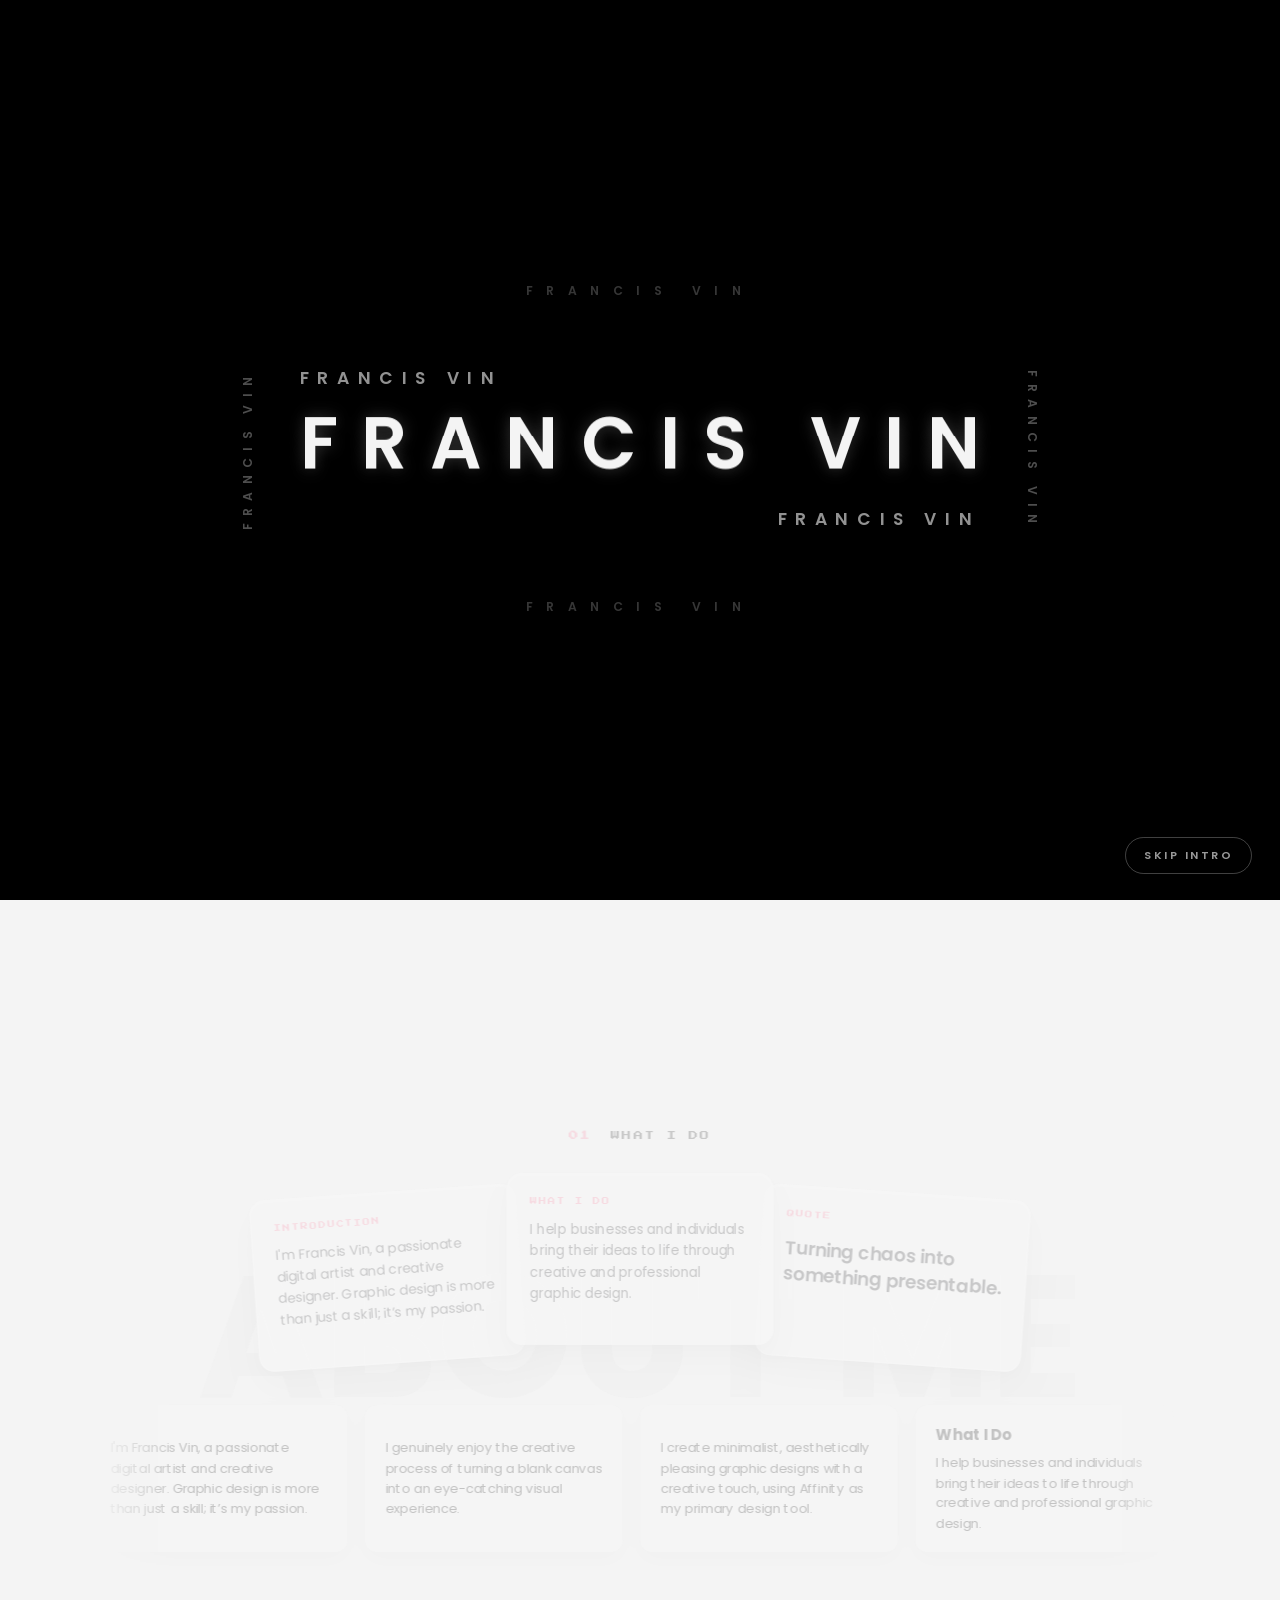
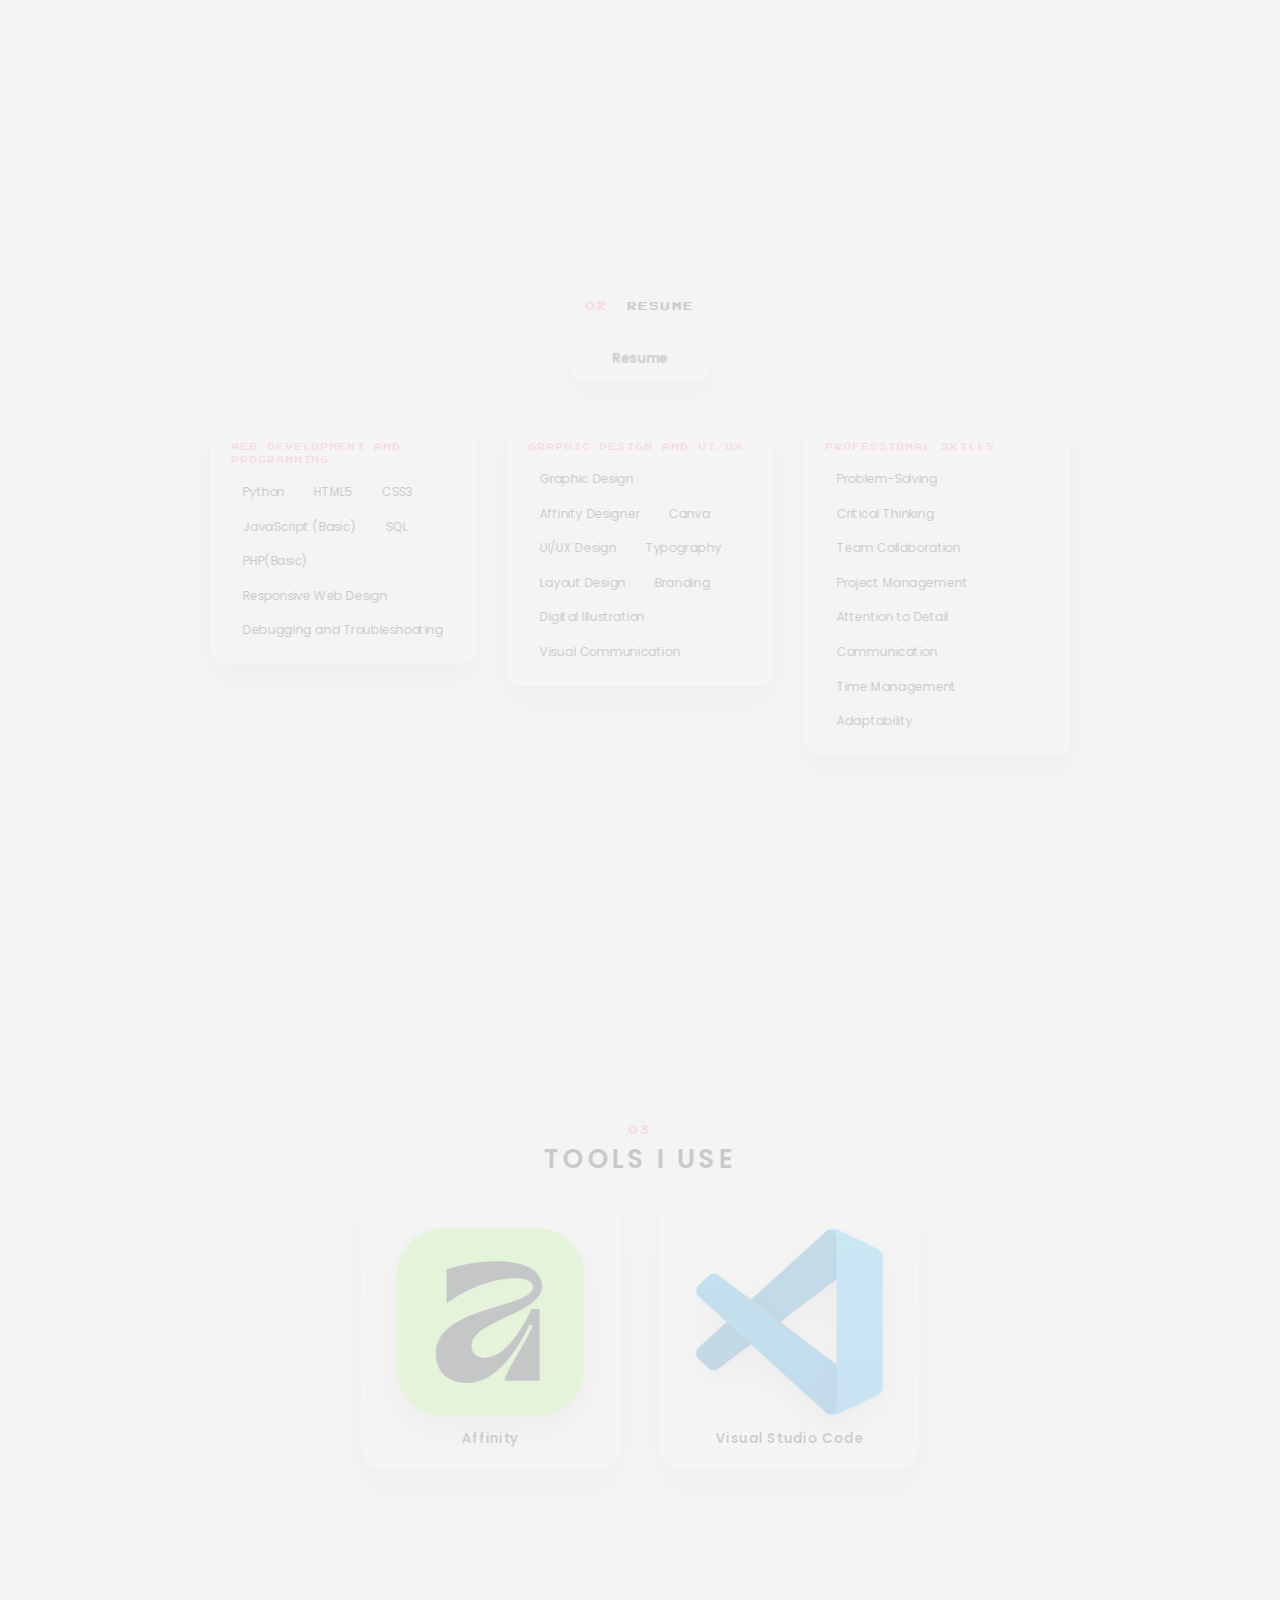
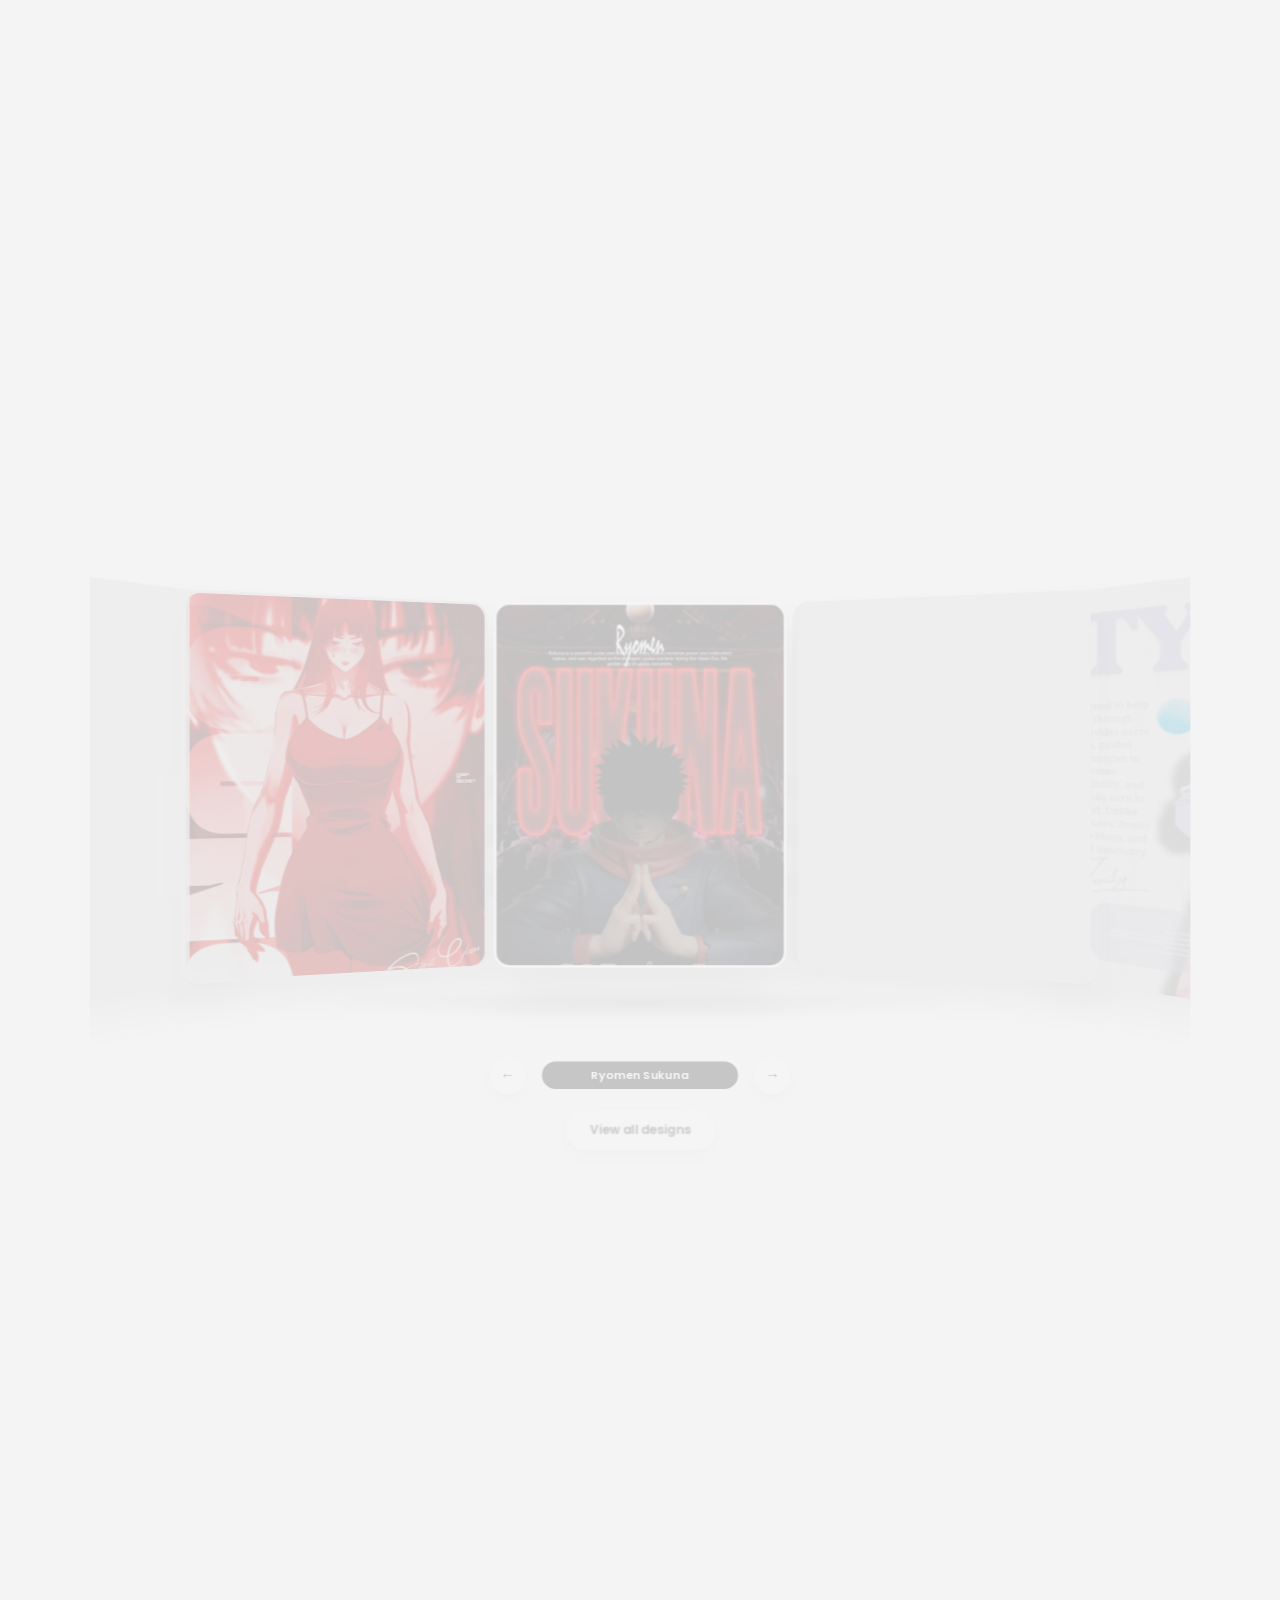
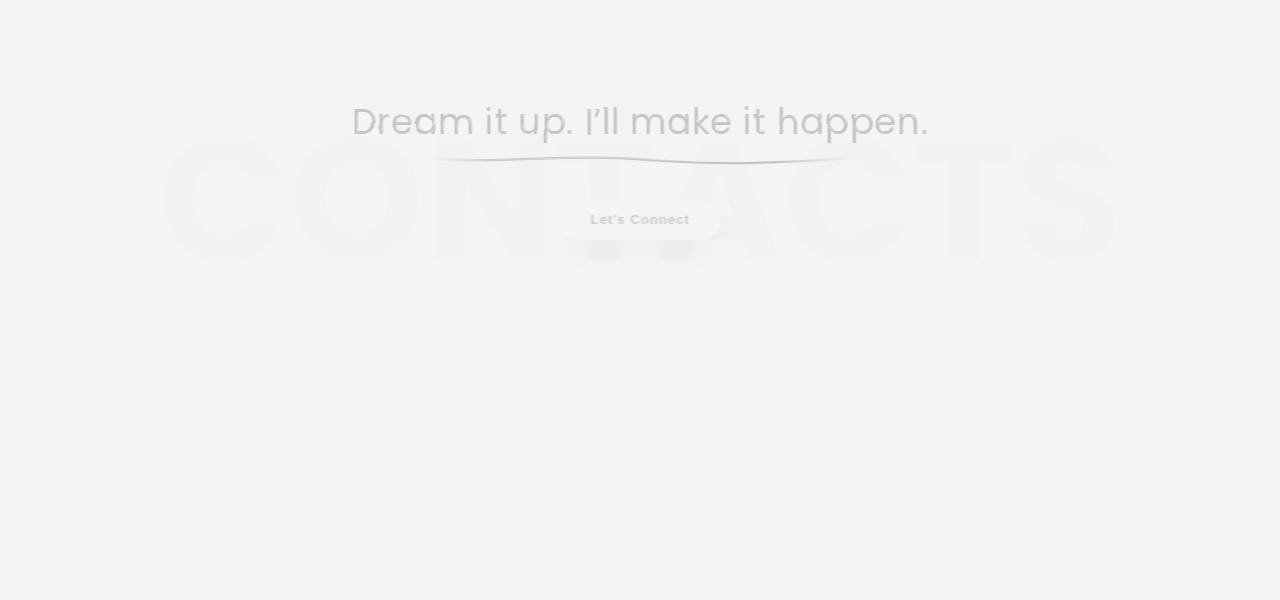
<file: index.html>
<!DOCTYPE html>
<html lang="en">
<head>
<meta charset="UTF-8">
<meta name="viewport" content="width=device-width, initial-scale=1.0">
<title>Francis Vin Portfolio</title>
<!-- The site's main page is portfolio.html; this entry page simply opens it
     (GitHub Pages serves index.html at the site's root address). -->
<meta http-equiv="refresh" content="0; url=portfolio.html">
<link rel="canonical" href="portfolio.html">
<link rel="icon" type="image/png" href="img/Logo icon.png">
<script>location.replace('portfolio.html' + location.search + location.hash);</script>
</head>
<body>
<p><a href="portfolio.html">Open Francis Vin’s portfolio</a></p>
</body>
</html>
</file>
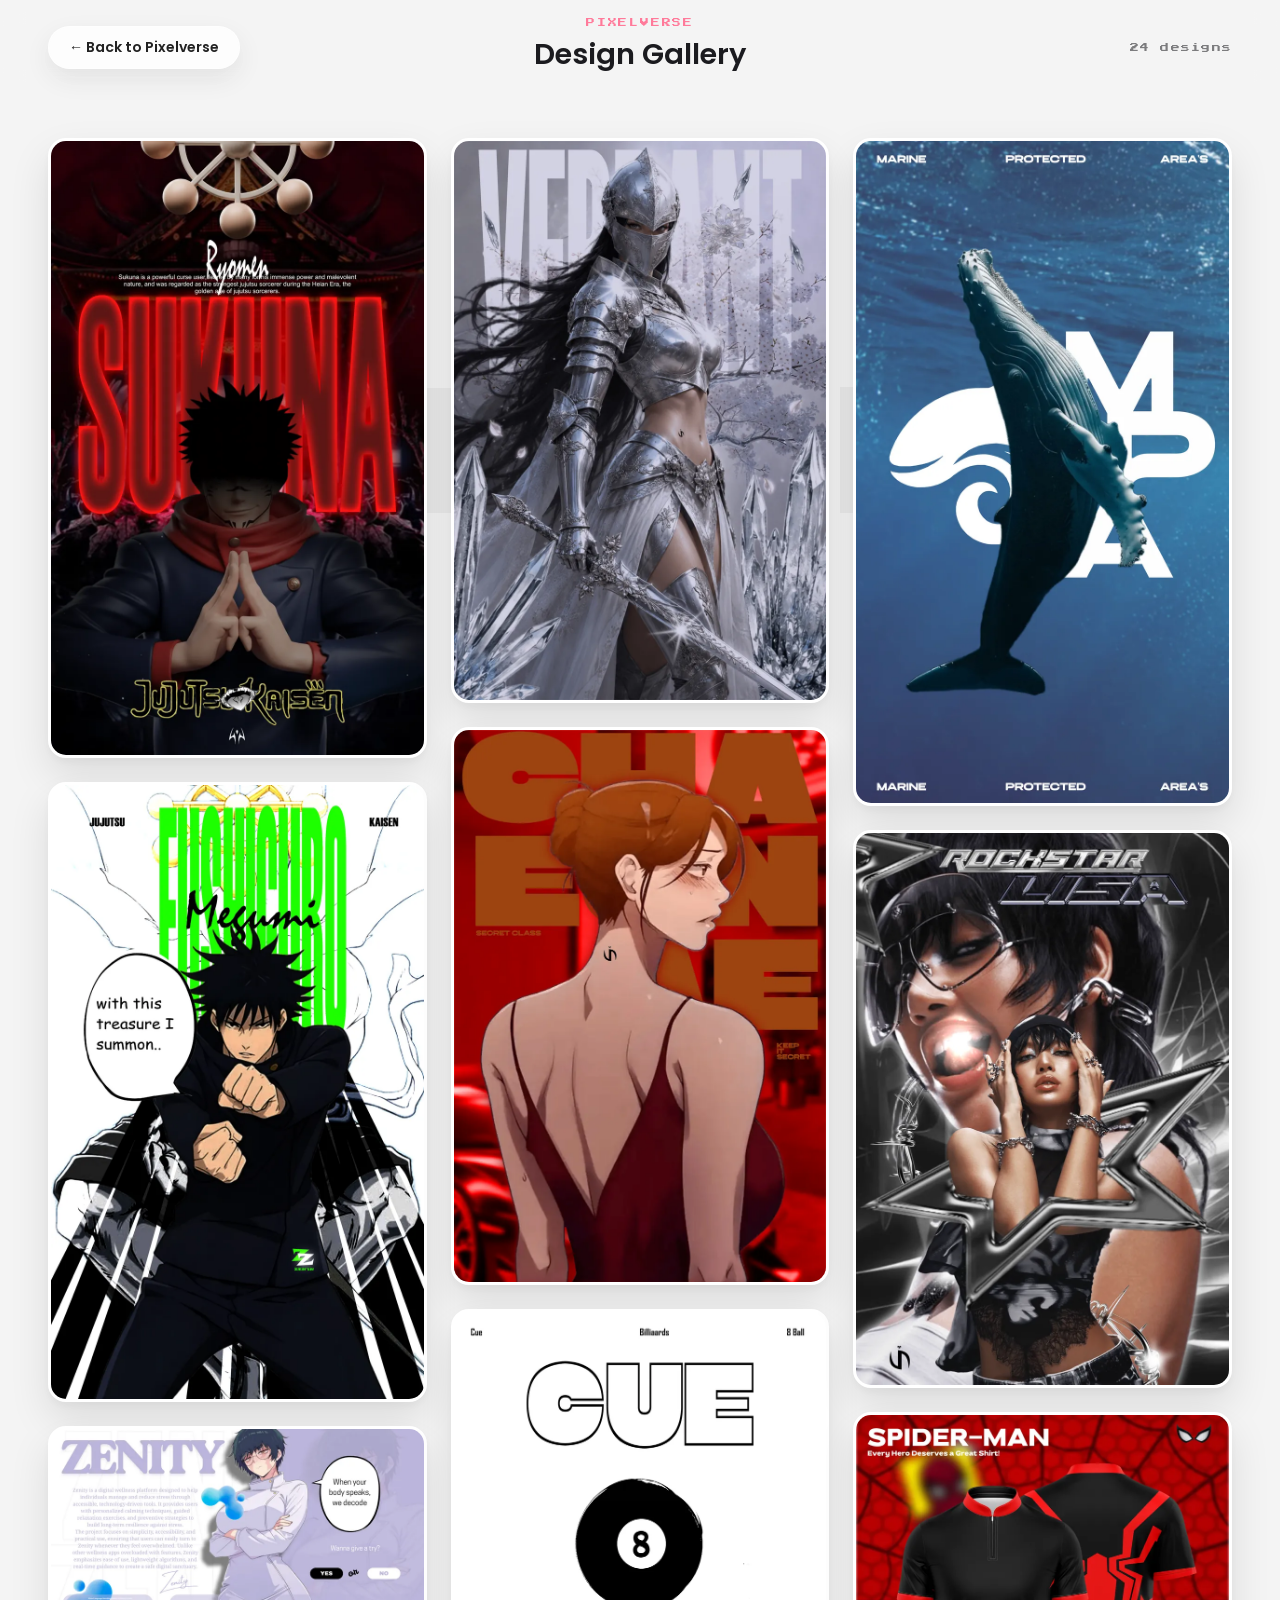
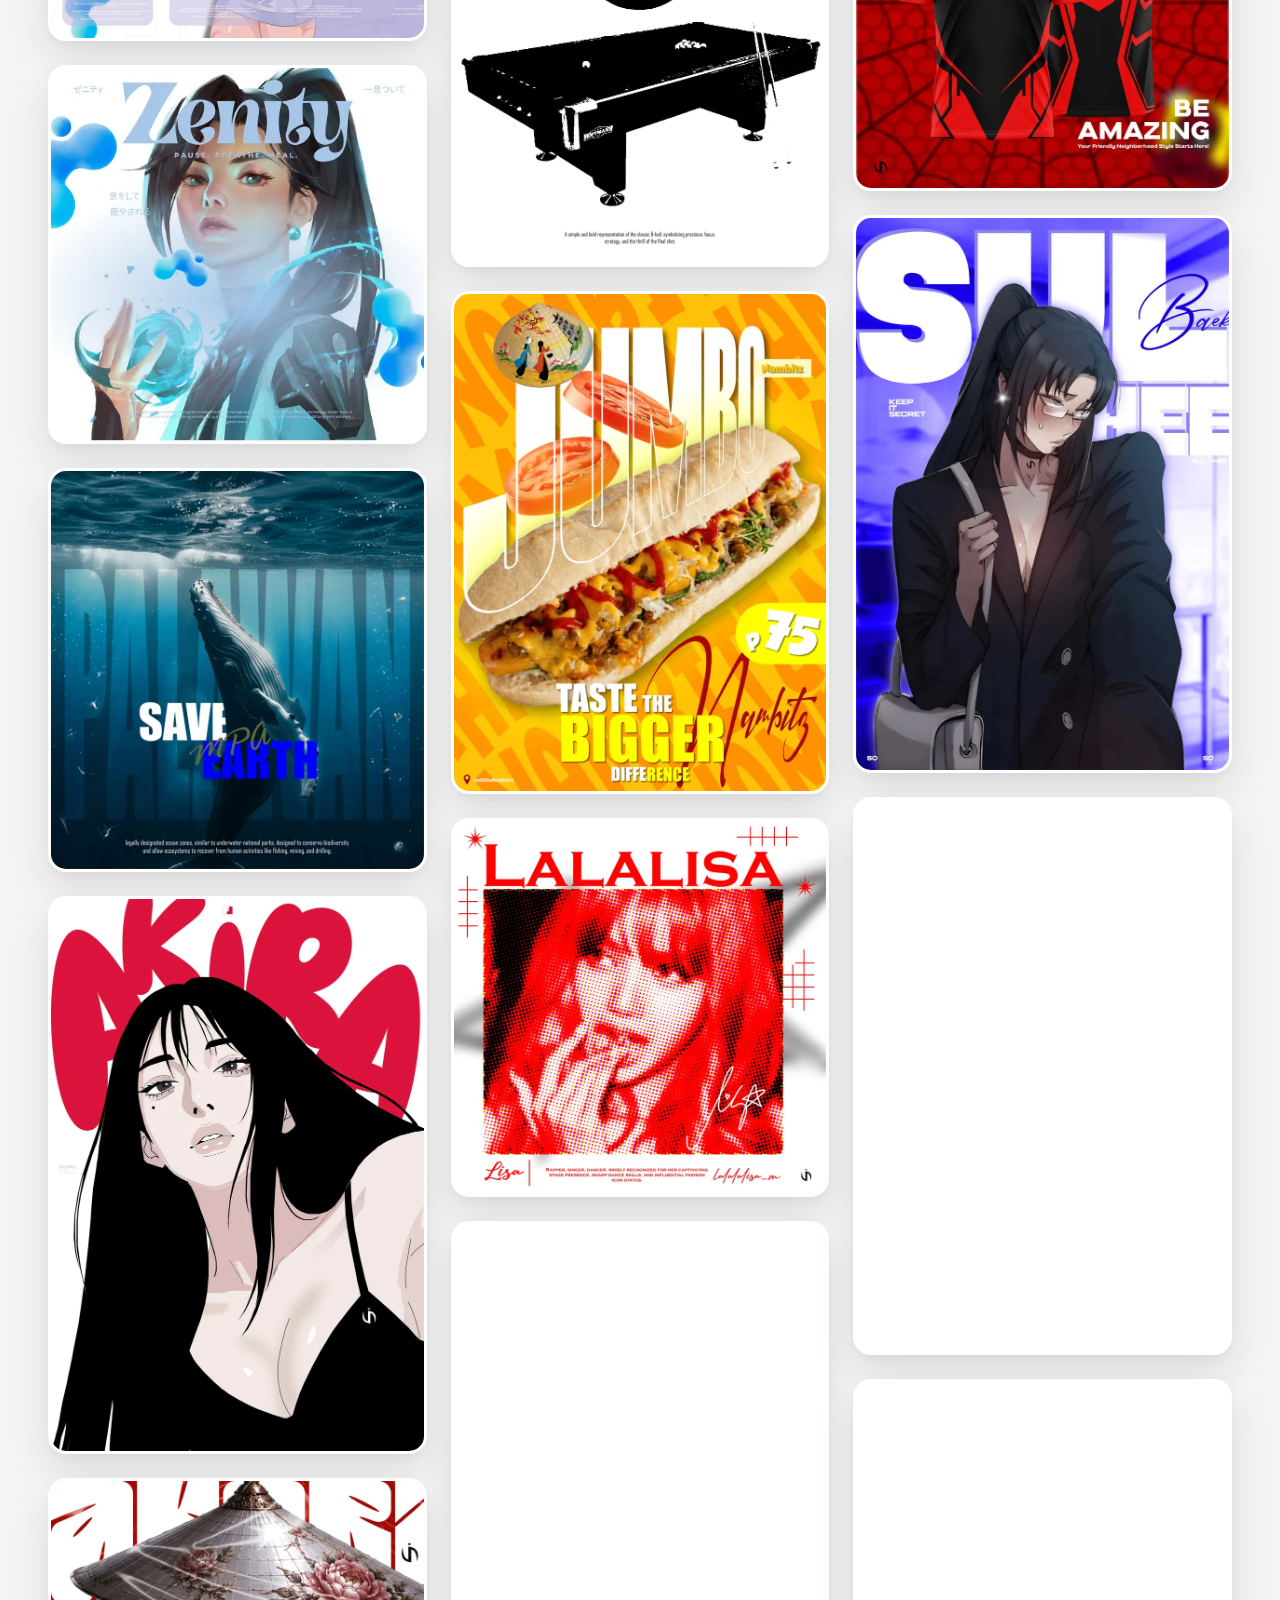
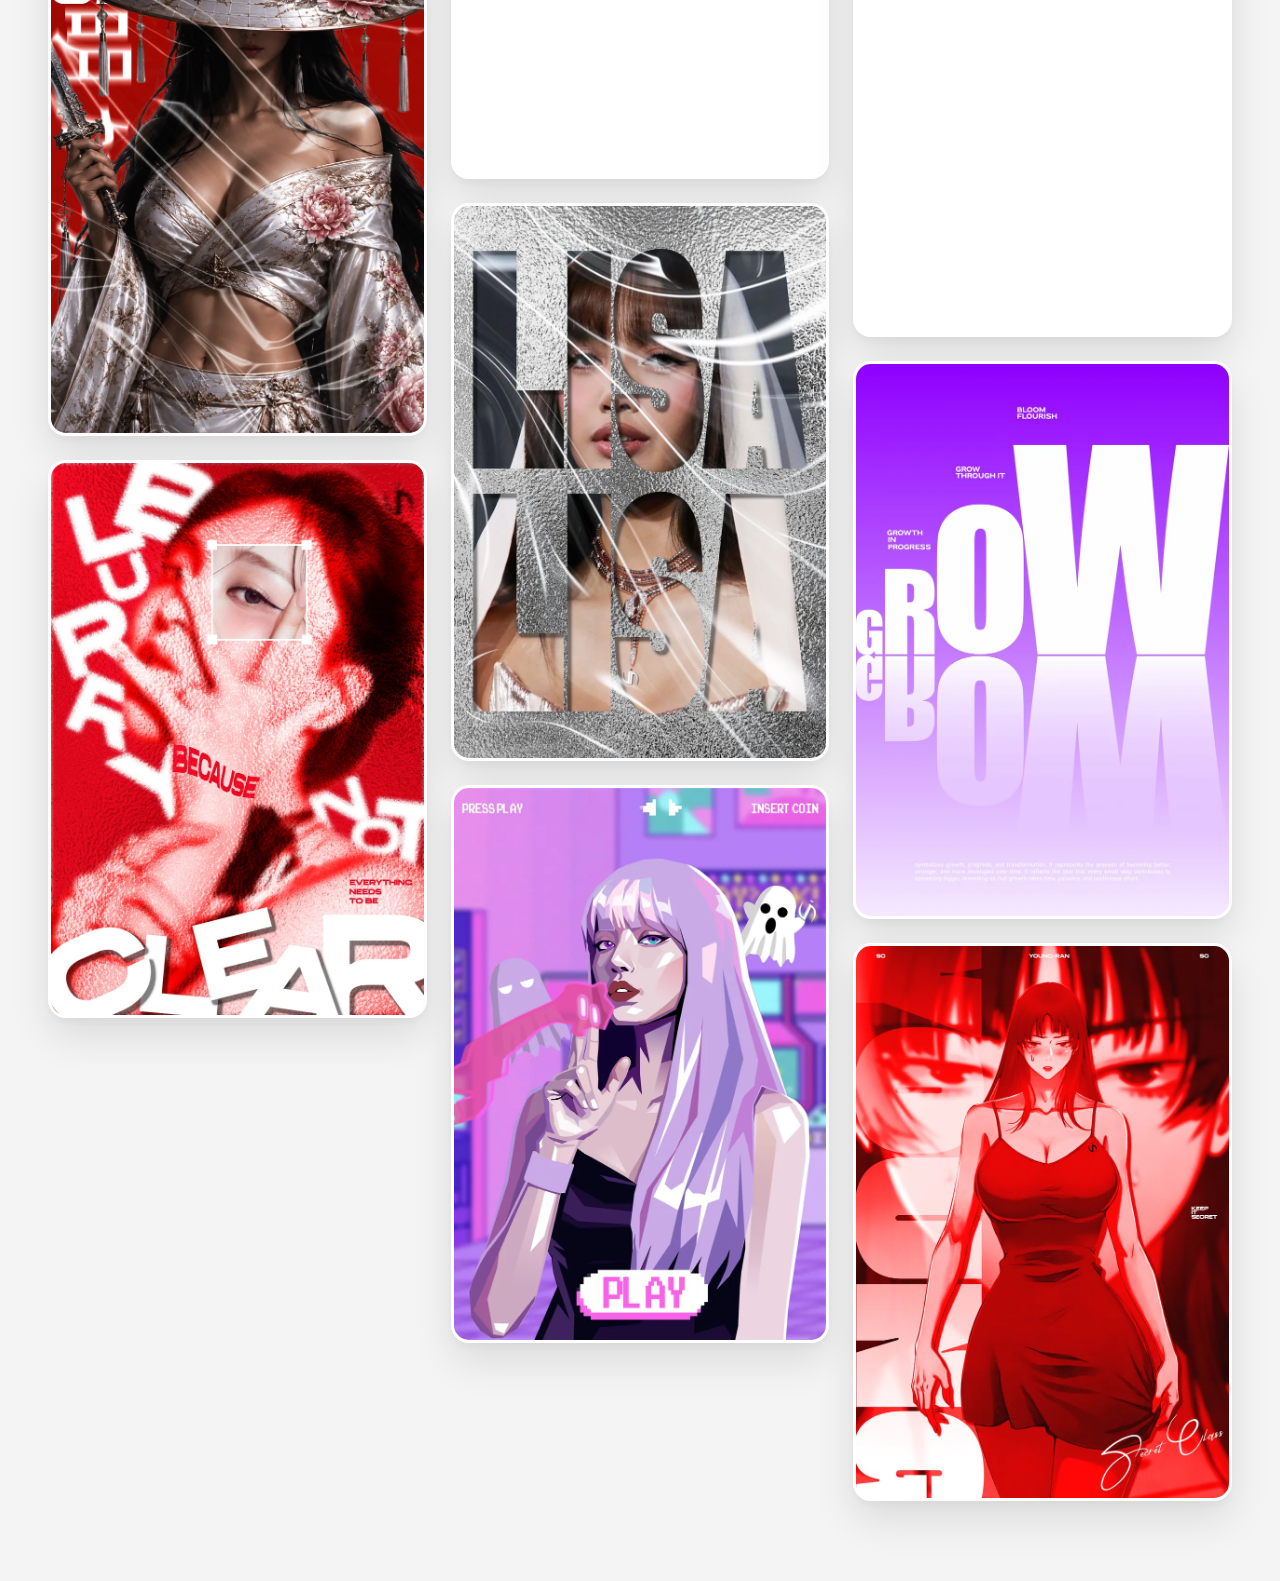
<file: gallery.html>
<!DOCTYPE html>
<html lang="en">
<head>
<meta charset="UTF-8">
<meta name="viewport" content="width=device-width, initial-scale=1.0">
<title>Design Gallery · Francis Vin Portfolio</title>
<link href="https://fonts.googleapis.com/css2?family=Poppins:wght@300;400;600&family=Press+Start+2P&display=swap" rel="stylesheet">
<link rel="icon" type="image/png" href="img/Logo icon.png">
<link rel="stylesheet" href="gallery.css">
</head>
<body>

<header class="dg-header">
	<a class="dg-back" href="portfolio.html#designs">← Back to Pixelverse</a>
	<div class="dg-title">
		<span class="dg-kicker">Pixelverse</span>
		<h1>Design Gallery</h1>
	</div>
	<span class="dg-count" aria-live="polite"></span>
</header>

<main>
	<div class="dg-watermark-wrap" aria-hidden="true"><h2 class="dg-watermark">PIXELVERSE</h2></div>
	<!-- filled automatically from img/pixelverse/ by gallery.js -->
	<div class="dg-grid" aria-label="All designs"></div>
</main>

<!-- full view: the selected image only -->
<div class="dg-viewer" aria-hidden="true">
	<div class="dg-viewer-backdrop"></div>
	<img class="dg-viewer-img" alt="">
	<button type="button" class="dg-viewer-close" aria-label="Close">×</button>
</div>

<script src="designs.js"></script>
<script src="gallery.js"></script>
</body>
</html>
</file>
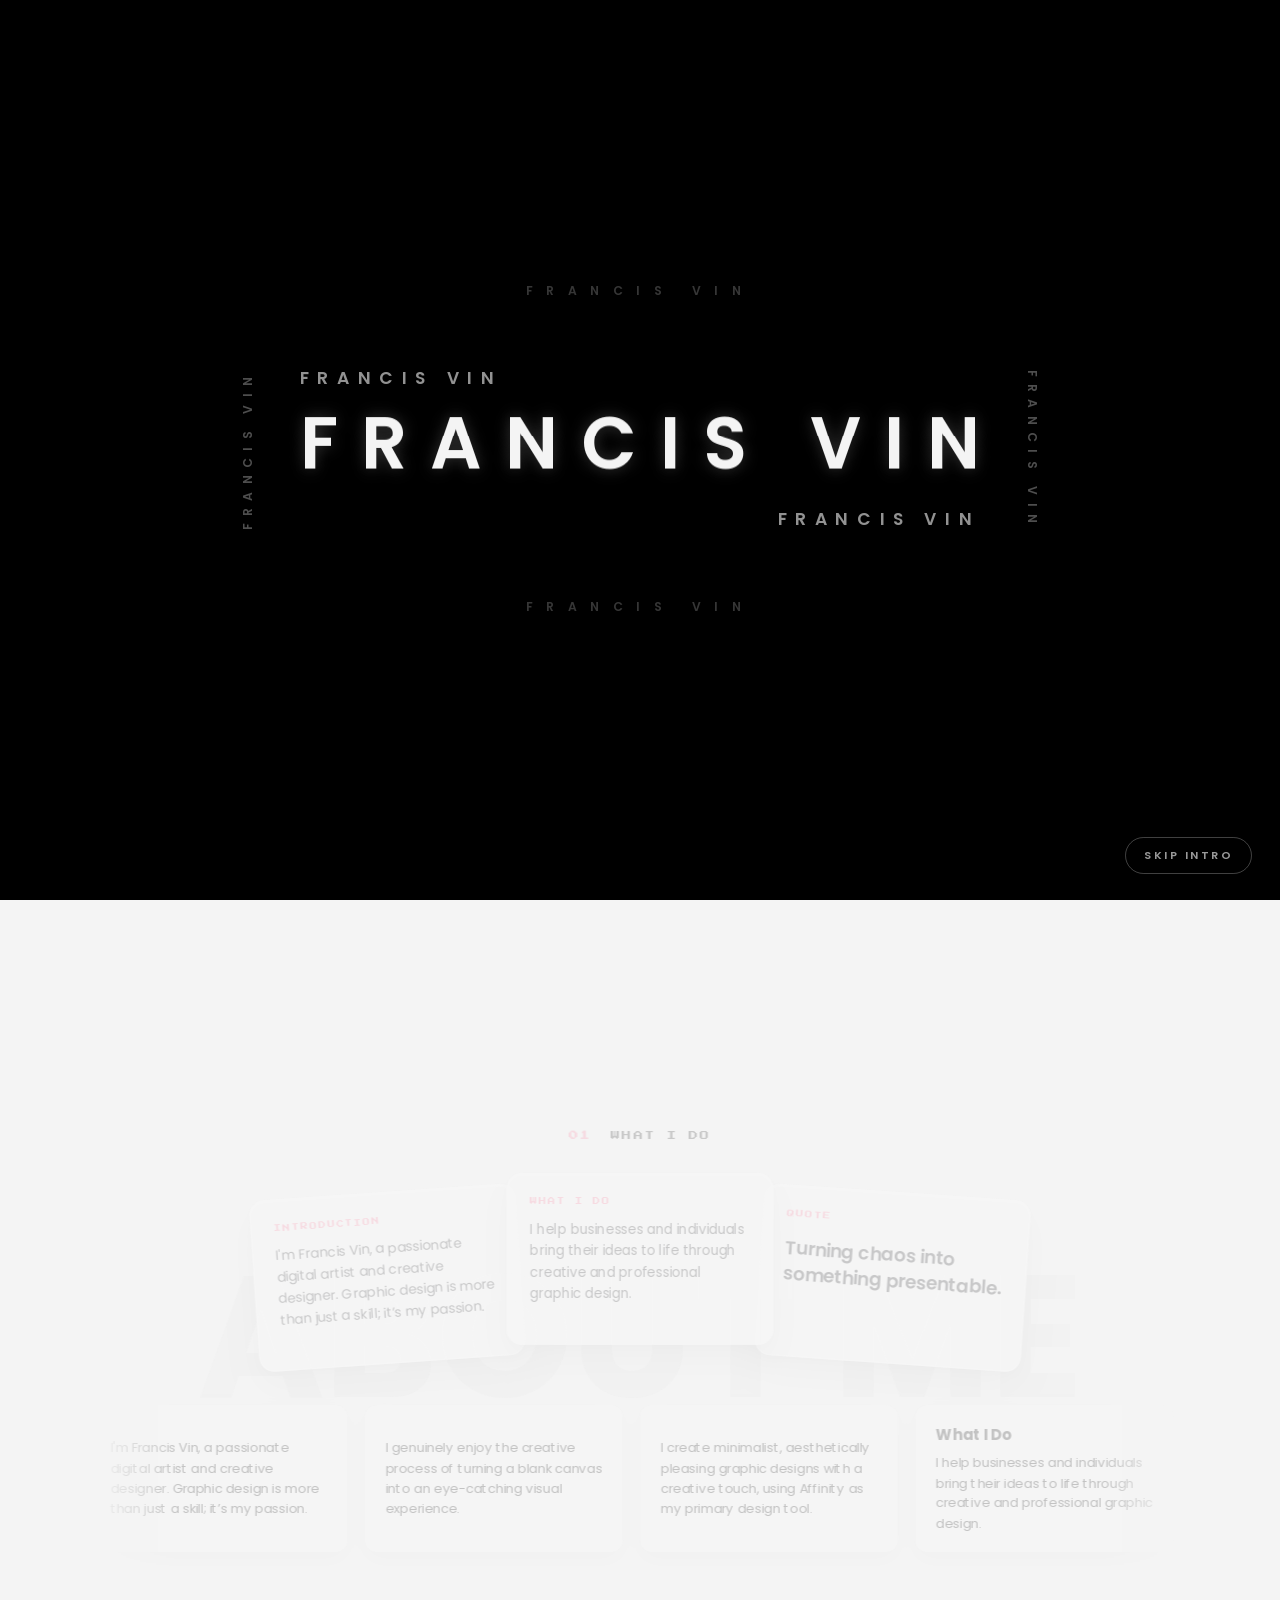
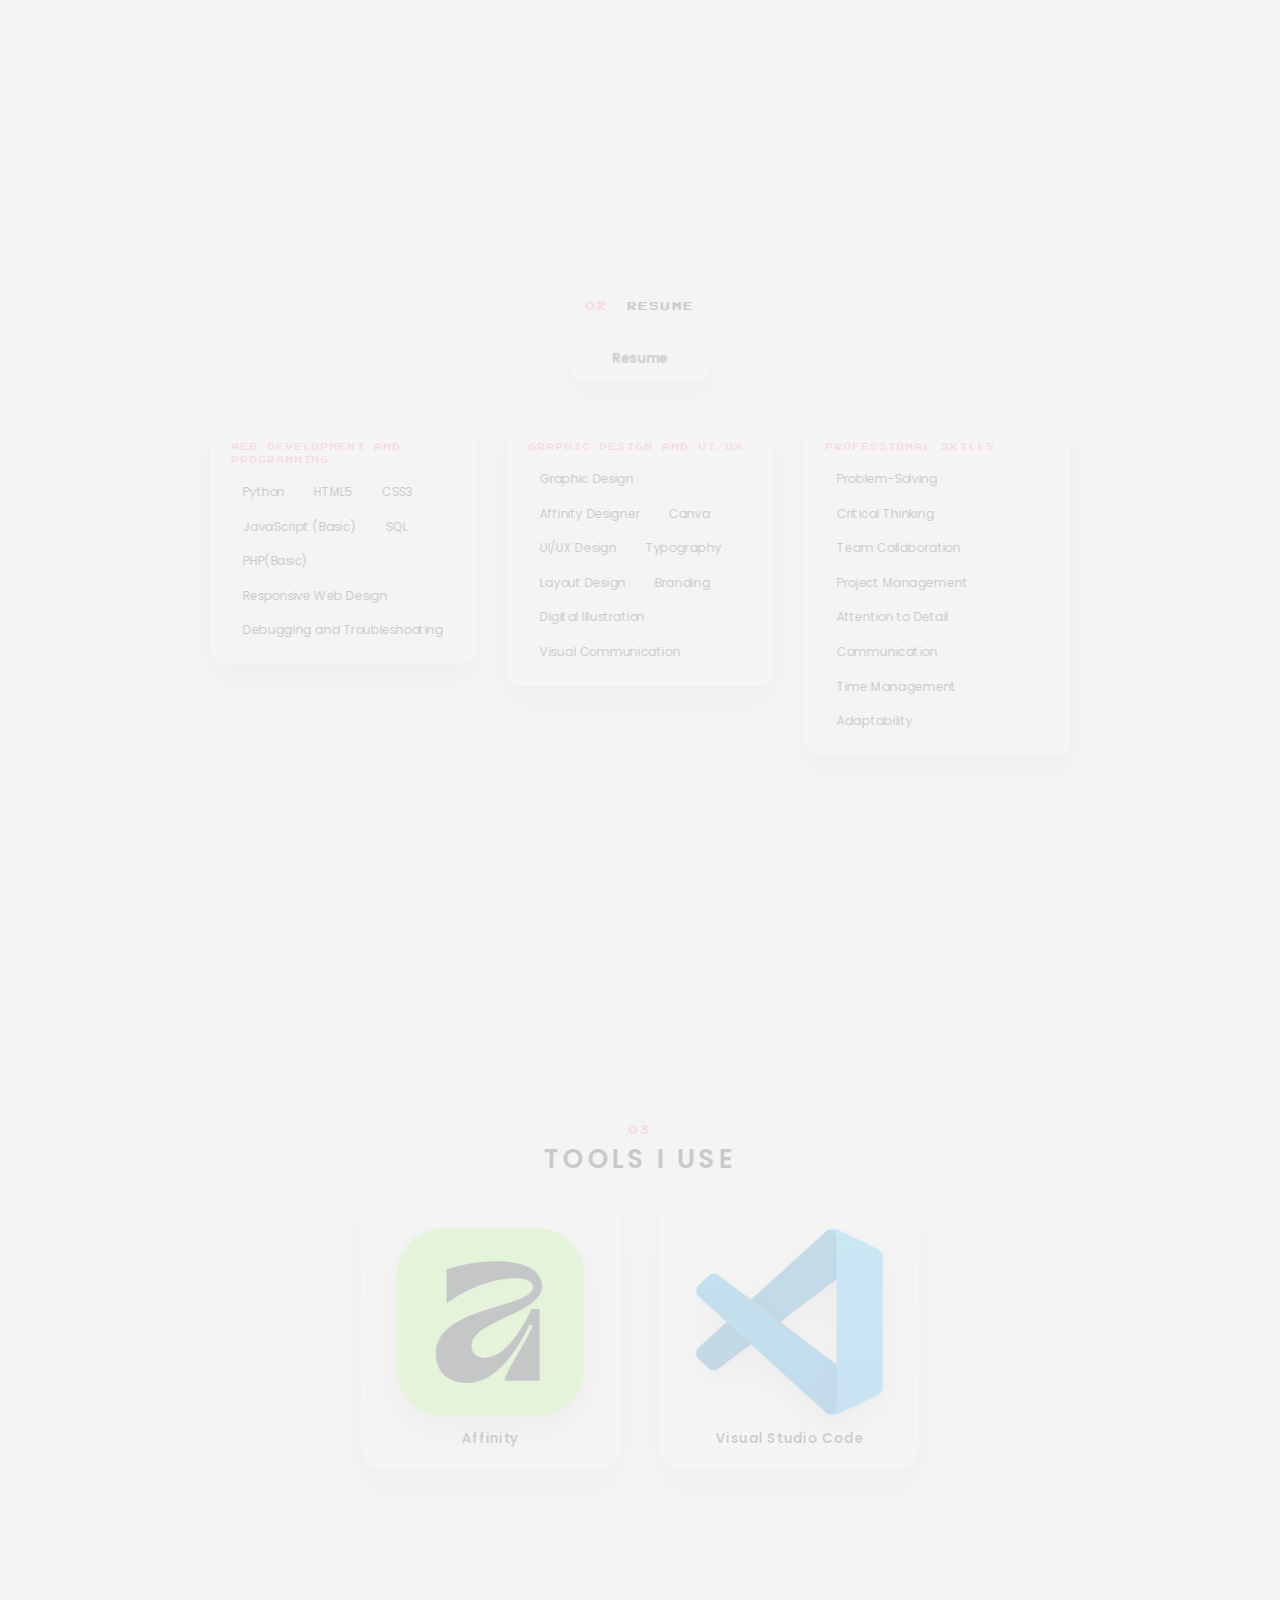
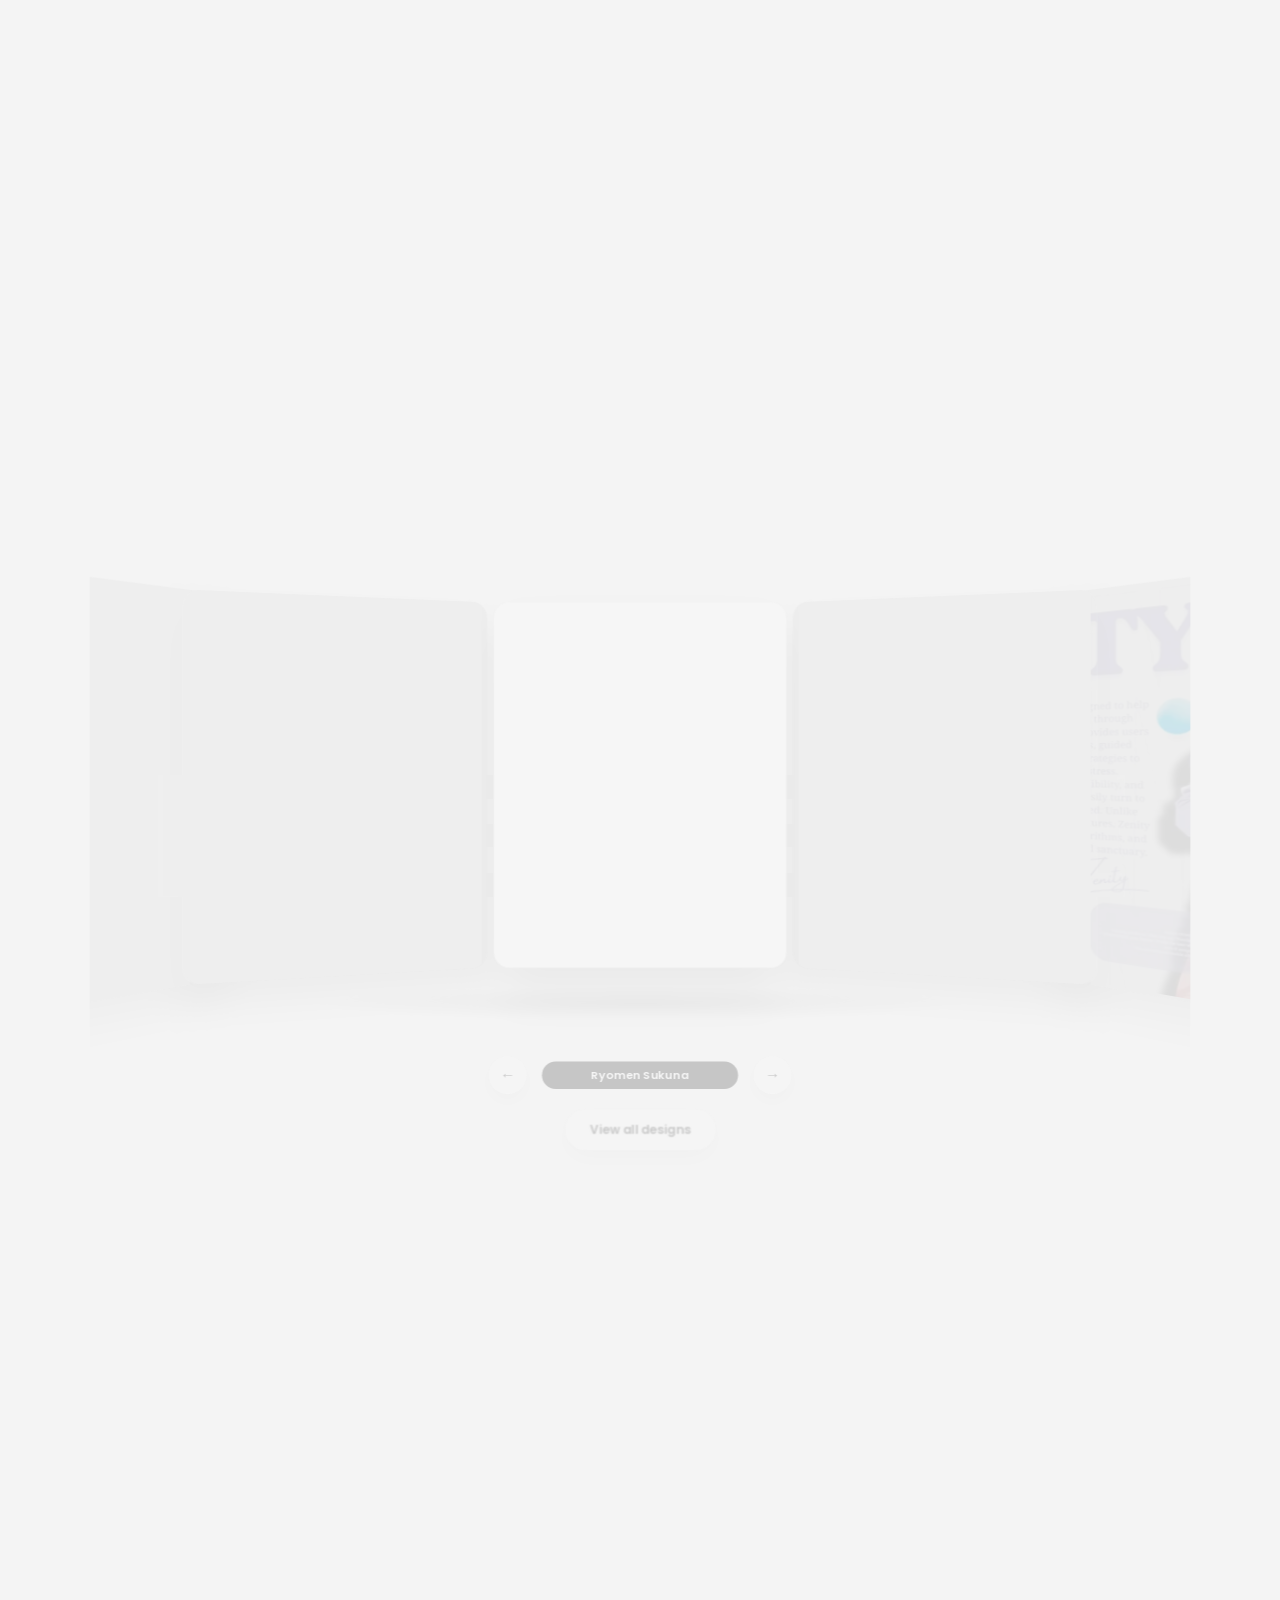
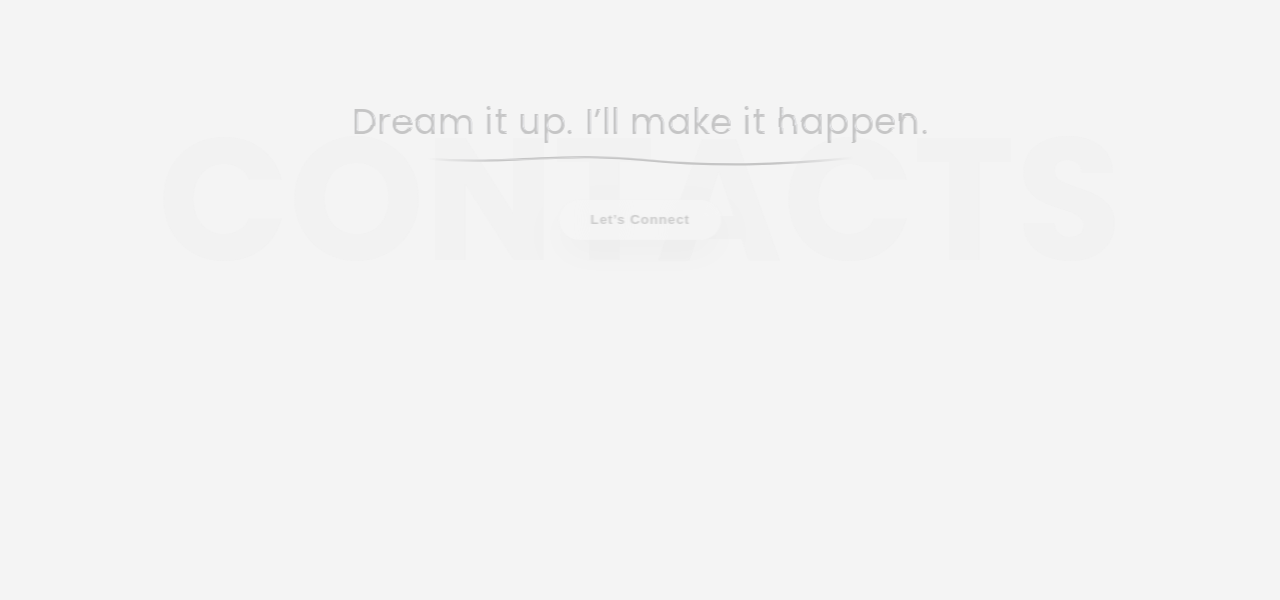
<file: portfolio.html>
<!DOCTYPE html>
<html lang="en" class="intro-running">
<head>
<meta charset="UTF-8">
<meta name="viewport" content="width=device-width, initial-scale=1.0">
<title>Francis Vin Portfolio</title>
<link rel="icon" type="image/png" href="img/Logo icon.png">
<link rel="stylesheet" href="portfolio.css">
<link href="https://fonts.googleapis.com/css2?family=Poppins:wght@300;400;600&family=Pacifico&display=swap" rel="stylesheet">
<link href="https://fonts.googleapis.com/css2?family=Press+Start+2P&display=swap" rel="stylesheet">
<link href="https://fonts.googleapis.com/css2?family=Dancing+Script&display=swap" rel="stylesheet">
<link href="https://fonts.googleapis.com/css2?family=Noto+Sans+KR:wght@600&family=Noto+Sans+JP:wght@600&display=swap&text=%ED%94%84%EB%9E%9C%EC%8B%9C%EC%8A%A4%20%EB%B9%88%E3%83%95%E3%83%A9%E3%83%B3%E3%82%B7%E3%82%B9%E3%83%BB%E3%83%B4%E3%82%A3%E3%83%B3" rel="stylesheet">
</head>
<body>

<!-- INTRO: glitch name transformation -> VIN -> logo -> zoom into Home -->
<div id="intro" class="intro" aria-hidden="true">
	<canvas class="intro-pixels"></canvas>
	<button type="button" class="intro-skip">Skip intro</button>
</div>

<nav>
<ul>
<li data-section="home" onclick="showSection('home')">Home</li>
<li data-section="about" onclick="showSection('about')">About Me</li>
<li data-section="designs" onclick="showSection('designs')">Pixelverse</li>
<li data-section="contacts" onclick="showSection('contacts')">Contacts</li>
</ul>
</nav>

<!-- HOME -->
<section id="home" class="section active">
	<div class="home-copy home-copy-right">
		<div class="home-float">
			<div class="home-bubble">
				<p class="home-tagline">A portfolio because screenshots aren’t enough.</p>
			</div>
		</div>
	</div>

	<svg class="lanyard" aria-hidden="true" focusable="false">
		<defs>
			<pattern id="strap-weave" width="5" height="5" patternUnits="userSpaceOnUse" patternTransform="rotate(45)">
				<rect width="5" height="5" fill="#131315"/>
				<rect width="2.5" height="5" fill="#1d1d21"/>
			</pattern>
		</defs>
		<path class="lanyard-strap" d=""/>
		<path class="lanyard-stripe" d=""/>
	</svg>
	<div class="id-card-zone">
		<svg class="id-hardware" viewBox="0 0 100 120" aria-hidden="true" focusable="false">
			<defs>
				<linearGradient id="silver" x1="0" x2="1" y1="0" y2="0">
					<stop offset="0" stop-color="#7c7f87"/>
					<stop offset="0.35" stop-color="#f4f5f7"/>
					<stop offset="0.6" stop-color="#b9bcc3"/>
					<stop offset="1" stop-color="#6f727a"/>
				</linearGradient>
			</defs>
			<!-- D-ring the strap loops through -->
			<path d="M11 9 H89 Q95 9 93 15 Q83 40 50 42 Q17 40 7 15 Q5 9 11 9 Z" fill="none" stroke="url(#silver)" stroke-width="5.5" stroke-linejoin="round"/>
			<!-- swivel eye -->
			<circle cx="50" cy="47" r="5" fill="none" stroke="url(#silver)" stroke-width="3.2"/>
			<!-- lobster clasp body and gate -->
			<path d="M45 53 Q40 70 43 86 Q46 99 52 101 Q59 99 58.5 87 L57 57 Q55 52 50 52 Q47 52 45 53 Z" fill="url(#silver)" stroke="#5f626a" stroke-width="0.8"/>
			<path d="M54 60 L55.5 86" stroke="#5f626a" stroke-width="1.2" stroke-linecap="round"/>
			<!-- hook through the slot -->
			<path d="M51.5 100 Q52 112 45 114 Q38.5 113.5 40 106" fill="none" stroke="url(#silver)" stroke-width="4.2" stroke-linecap="round"/>
		</svg>
		<div class="id-card" tabindex="0" role="button" aria-pressed="false" aria-label="Francis Vin student ID card. Drag to swing, press to flip.">
			<div class="id-card-inner">
				<div class="id-face id-front">
					<span class="id-slot"></span>
					<div class="id-head">
						<span class="id-school">Palawan State University</span>
						<span class="id-kicker">Student ID</span>
					</div>
					<div class="id-photo"><img src="img/My character photo.jpg" alt="Francis Vin’s character" draggable="false"></div>
					<strong class="id-name id-name-front">Francis Vin</strong>
					<span class="id-value">Web Developer &amp; Graphic Designer</span>
					<span class="id-label">Program</span>
					<span class="id-value">BS Information Technology</span>
					<span class="id-barcode"></span>
					<span class="id-glare"></span>
				</div>
				<div class="id-face id-back">
					<span class="id-slot"></span>
					<div class="id-head">
						<span class="id-school">Palawan State University</span>
						<span class="id-kicker">Student Information</span>
					</div>
					<dl class="id-details">
						<div><dt>Name</dt><dd>Francis Vin</dd></div>
						<div><dt>Program</dt><dd>BS Information Technology</dd></div>
						<div><dt>Skill</dt><dd>I can make it happen</dd></div>
						<div><dt>Focus</dt><dd>Graphic Design · Web Development</dd></div>
						<div><dt>Email</dt><dd>francisvin18@gmail.com</dd></div>
					</dl>
					<div class="id-signature">
						<span class="id-sign">Francis Vin</span>
						<span class="id-label">Cardholder’s signature</span>
					</div>
					<span class="id-glare"></span>
				</div>
			</div>
		</div>
	</div>

	<h1 class="brand">FRANSSAKIRA</h1>
	<img src="img/Bleach (side).png" class="profile angle-front" alt="">
	<div class="scroll-cue" aria-hidden="true"><span>Scroll</span><i></i></div>
</section>


<!-- ABOUT -->
<section id="about" class="section">
	<div class="about-brand-sticky" aria-hidden="true"><div class="about-brand-pin"><h1 class="brand">ABOUT ME</h1></div></div>

	<!-- 01: Information boxes + marquee -->
	<div class="about-sub about-sub-info">
		<span class="about-kicker reveal"><b>01</b> What I Do</span>
		<div class="stack-cards reveal">
			<article class="stack-card" style="--i:0">
				<span class="stack-label">Introduction</span>
				<p>I'm Francis Vin, a passionate digital artist and creative designer. Graphic design is more than just a skill; it’s my passion.</p>
			</article>
			<article class="stack-card" style="--i:1">
				<span class="stack-label">What I Do</span>
				<p>I help businesses and individuals bring their ideas to life through creative and professional graphic design.</p>
			</article>
			<article class="stack-card" style="--i:2">
				<span class="stack-label">Quote</span>
				<p class="stack-quote">Turning chaos into something presentable.</p>
			</article>
		</div>
		<div class="info-marquee reveal" style="--d:.2s" aria-label="Highlights">
			<div class="marquee-track">
				<div class="about-box marquee-card">
				I'm Francis Vin, a passionate digital artist and creative designer. Graphic design is more than just a skill; it’s my passion.
				</div>
				<div class="about-box marquee-card">
				I genuinely enjoy the creative process of turning a blank canvas into an eye-catching visual experience.
				</div>
				<div class="about-box marquee-card">
				I create minimalist, aesthetically pleasing graphic designs with a creative touch, using Affinity as my primary design tool.
				</div>
				<div class="about-box me-small-box marquee-card">
					<h3>What I Do</h3>
					<p>I help businesses and individuals bring their ideas to life through creative and professional graphic design.</p>
				</div>
				<div class="about-box me-small-box marquee-card">
					<h3>Quotes</h3>
					<p>Turning chaos into something presentable</p>
				</div>
			</div>
		</div>
	</div>
	<!-- 02: Resume -->
	<div class="about-sub about-sub-resume">
		<span class="about-kicker reveal"><b>02</b> Resume</span>
		<div class="resume-anchor reveal">
			<button type="button" class="resume-toggle" aria-expanded="false" aria-controls="resume-modal">Resume</button>
		</div>
		<div class="skills-grid skills-in-resume skills-cv">
			<article class="skill-card reveal" style="--d:.05s">
				<span class="stack-label">Web Development and Programming</span>
				<ul class="skill-tags"><li>Python</li><li>HTML5</li><li>CSS3</li><li>JavaScript (Basic)</li><li>SQL</li><li>PHP(Basic)</li><li>Responsive Web Design</li><li>Debugging and Troubleshooting</li></ul>
			</article>
			<article class="skill-card reveal" style="--d:.15s">
				<span class="stack-label">Graphic Design and UI/UX</span>
				<ul class="skill-tags"><li>Graphic Design</li><li>Affinity Designer</li><li>Canva</li><li>UI/UX Design</li><li>Typography</li><li>Layout Design</li><li>Branding</li><li>Digital Illustration</li><li>Visual Communication</li></ul>
			</article>
			<article class="skill-card reveal" style="--d:.25s">
				<span class="stack-label">Professional Skills</span>
				<ul class="skill-tags"><li>Problem-Solving</li><li>Critical Thinking</li><li>Team Collaboration</li><li>Project Management</li><li>Attention to Detail</li><li>Communication</li><li>Time Management</li><li>Adaptability</li></ul>
			</article>
		</div>
		</div>

	<!-- 03: Tools I Use -->
	<div class="about-sub about-sub-tools">
		<h2 class="tools-heading reveal"><span class="tools-num">03</span>Tools I Use</h2>
		<div class="tools-pop">
				<figure class="tools-logo tool-card" style="--i:0">
					<img src="img/Affinity logo.svg" alt="Affinity icon" width="240" height="240">
					<figcaption>Affinity</figcaption>
				</figure>
				<figure class="tools-logo tool-card" style="--i:1">
					<img src="img/VS Code logo.svg" alt="Visual Studio Code icon" width="240" height="240">
					<figcaption>Visual Studio Code</figcaption>
				</figure>
		</div>
	</div>
	</div>

</section>


<!-- PIXELVERSE (formerly Designs) -->
<section id="designs" class="section">
	<h1 class="brand">PIXELVERSE</h1>
	<div class="pixelverse">
		<div class="carousel-stage" role="region" aria-roledescription="carousel" aria-label="Pixelverse projects">
			<div class="carousel-ring"></div>
		</div>
		<div class="carousel-controls">
			<button type="button" class="carousel-arrow carousel-prev" aria-label="Previous design">&#8592;</button>
			<span class="carousel-caption" aria-live="polite"></span>
			<button type="button" class="carousel-arrow carousel-next" aria-label="Next design">&#8594;</button>
		</div>
		<button type="button" class="pixelverse-all">View all designs</button>
	</div>
</section>


<!-- CONTACTS -->
<section id="contacts" class="section">
	<h1 class="brand">CONTACTS</h1>
	<div class="contact-stage">
		<div class="dream-wrap">
			<h2 class="dream-heading">Dream it up. I’ll make it happen.</h2>
			<svg class="dream-strand" viewBox="0 0 420 24" preserveAspectRatio="none" aria-hidden="true" focusable="false">
				<defs>
					<linearGradient id="strand-fade" x1="0" x2="1" y1="0" y2="0">
						<stop offset="0" stop-color="#0b0b0e" stop-opacity="0"/>
						<stop offset="0.18" stop-color="#0b0b0e" stop-opacity="1"/>
						<stop offset="0.82" stop-color="#0b0b0e" stop-opacity="1"/>
						<stop offset="1" stop-color="#0b0b0e" stop-opacity="0"/>
					</linearGradient>
				</defs>
				<path fill="none" stroke="url(#strand-fade)" stroke-width="2.6" stroke-linecap="round" d="M10 12 C 80 4, 140 20, 210 12 S 340 4, 410 12">
					<animate attributeName="d" dur="7s" repeatCount="indefinite" calcMode="spline" keySplines="0.45 0 0.55 1;0.45 0 0.55 1"
						values="M10 12 C 80 4, 140 20, 210 12 S 340 4, 410 12;M10 12 C 80 20, 140 4, 210 13 S 340 20, 410 11;M10 12 C 80 4, 140 20, 210 12 S 340 4, 410 12"/>
				</path>
				<path fill="none" stroke="#ffffff" stroke-opacity="0.45" stroke-width="0.8" stroke-linecap="round" d="M60 11 C 110 5, 150 18, 210 11 S 320 5, 360 11">
					<animate attributeName="d" dur="7s" repeatCount="indefinite" calcMode="spline" keySplines="0.45 0 0.55 1;0.45 0 0.55 1"
						values="M60 11 C 110 5, 150 18, 210 11 S 320 5, 360 11;M60 11 C 110 18, 150 5, 210 12 S 320 18, 360 10;M60 11 C 110 5, 150 18, 210 11 S 320 5, 360 11"/>
				</path>
			</svg>
		</div>
		<div class="socials contact-socials" id="about-socials">
			<button class="social-toggle" aria-expanded="false" aria-controls="contact-list">Let’s Connect</button>
			<canvas class="symbiote-canvas" aria-hidden="true"></canvas>
			<div class="social-list" id="contact-list">
				<a href="https://www.instagram.com/francheese.su/" target="_blank" rel="noopener">Instagram</a>
				<a href="https://www.facebook.com/francheese.su" target="_blank" rel="noopener">Facebook</a>
				<button type="button" class="gmail-address" data-address="francisvin18@gmail.com">Gmail</button>
			</div>
		</div>
	</div>
	<svg class="svg-defs" width="0" height="0" aria-hidden="true" focusable="false">
		<filter id="symbiote-text" x="-10%" y="-30%" width="120%" height="160%" color-interpolation-filters="sRGB">
			<feTurbulence type="fractalNoise" baseFrequency="0.012 0.03" numOctaves="2" seed="3" result="noise">
				<animate attributeName="baseFrequency" dur="9s" values="0.012 0.03;0.018 0.022;0.012 0.03" repeatCount="indefinite"/>
			</feTurbulence>
			<feDisplacementMap in="SourceGraphic" in2="noise" scale="3" xChannelSelector="R" yChannelSelector="G" result="warp"/>
			<feGaussianBlur in="warp" stdDeviation="1.1" result="blur"/>
			<feSpecularLighting in="blur" surfaceScale="2.5" specularConstant="0.9" specularExponent="30" lighting-color="#e4ebff" result="spec">
				<fePointLight x="-200" y="-260" z="240">
					<animate attributeName="x" values="-200;1400;-200" dur="8s" repeatCount="indefinite"/>
				</fePointLight>
			</feSpecularLighting>
			<feComposite in="spec" in2="warp" operator="in" result="specIn"/>
			<feComposite in="warp" in2="specIn" operator="arithmetic" k1="0" k2="1" k3="1" k4="0"/>
		</filter>
	</svg>
</section>

<!-- RESUME MODAL -->
<div id="resume-modal" class="resume-modal" aria-hidden="true">
	<div class="resume-modal-backdrop" data-close-resume></div>
	<div class="resume-modal-panel" role="dialog" aria-modal="true" aria-labelledby="resume-title">
		<button type="button" class="resume-close" aria-label="Close resume" data-close-resume>×</button>
		<div class="me-resume-box" id="about-resume">
			<div class="resume-head">
				<span>Resume</span>
				<strong id="resume-title">FRANCIS VIN R. LODRIGUITO</strong>
				<p class="resume-tagline">Web Developer | Graphic Designer</p>
				<p class="resume-contact">francisvin18@gmail.com | +63 945 679 8311 | Puerto Princesa City, MIMAROPA 5300, Philippines</p>
			</div>
			<div class="resume-entry">
				<h4>Summary</h4>
				<p>Motivated Bachelor of Science in Information Technology student with hands-on experience in web development, programming, graphic design, and UI/UX design through academic and personal projects. Skilled in developing web-based applications, implementing database-driven functionalities, designing responsive interfaces, and creating visually engaging digital materials. Knowledgeable in Python, JavaScript, PHP, C#, SQL, Affinity Designer, and Canva. Demonstrates strong problem-solving abilities, creativity, attention to detail, and teamwork.</p>
			</div>
			<div class="resume-entry">
				<h4>Experience</h4>
				<p class="resume-role"><strong>Graphic Designer | Academic and Personal Projects</strong><span>2024 – Present</span></p>
				<ul>
					<li>Designed and delivered 50 digital graphics for academic presentations while ensuring 100% adherence to project deadlines.</li>
					<li>Increased visual consistency across 15+ project submissions by developing standardized design layouts, typography systems, and branding elements.</li>
					<li>Produced visually engaging designs using Affinity Designer, ensuring alignment with project objectives and communication requirements.</li>
				</ul>
				<p class="resume-role"><strong>Academic Project Developer | Information Technology</strong><span>2023 – Present</span></p>
				<ul>
					<li>Developed web-based applications using ASP.NET, C#, Python, Flask, and SQL, implementing responsive interfaces, CRUD operations, and database integration.</li>
					<li>Organized development tasks, maintained technical documentation, and coordinated project activities to support timely project completion.</li>
					<li>Performed debugging, code reviews, and functionality testing to identify and resolve software issues before project demonstrations.</li>
				</ul>
			</div>
			<div class="resume-entry">
				<h4>Projects</h4>
				<p class="resume-role"><strong>Zenity – Stress Management and Wellness Web Application</strong><span>Academic Web Application and UI/UX Design Project</span></p>
				<ul>
					<li>Developed a web-based stress management platform that centralizes wellness resources and stress-reduction techniques to support users in managing stress effectively.</li>
					<li>Designed multiple user-focused modules providing educational content and self-help guidance through an accessible digital interface.</li>
					<li>Conducted thorough requirements analysis, system design, testing, and troubleshooting while maintaining technical documentation throughout the development lifecycle.</li>
				</ul>
				<p class="resume-role"><strong>Graphic Designs</strong><span>Personal and Academic Design Projects</span></p>
				<ul>
					<li>Created digital graphics, posters, promotional materials, and social media content for personal projects, academic presentations, school activities, and organizational events.</li>
					<li>Designed original poster concepts using Affinity Designer, applying typography, color theory, visual hierarchy, and layout composition.</li>
					<li>Developed visually engaging designs and branding materials tailored to different themes, audiences, and creative objectives.</li>
					<li>Maintained a diverse design portfolio showcasing personal creative works, academic outputs, and continuously developing graphic design skills.</li>
				</ul>
				<p class="resume-role"><strong>Barangay Emergency Alert System | Academic System Development Project</strong><span>Academic System Development Project</span></p>
				<ul>
					<li>Developed a real-time emergency alert system that supports multiple categories by implementing notification workflows and alert management capabilities.</li>
					<li>Improved communication efficiency among barangay personnel through centralized emergency reporting and response coordination.</li>
					<li>Successfully delivered a complete academic project, including database structure design, and user interface development.</li>
				</ul>
				<p class="resume-role"><strong>Python Flask CRUD Application | Academic Web Development Project</strong><span>Academic Web Development Project</span></p>
				<ul>
					<li>Developed a fully functional CRUD web application with data management features using Flask, Python, and MySQL.</li>
					<li>Enhanced usability by implementing dashboard statistics, timestamp tracking, and data export functionality.</li>
					<li>Achieved successful project deployment and testing through meticulous debugging and documentation preparation.</li>
				</ul>
				<p class="resume-role"><strong>Puerto Princesa Marine Protected Area (MPA) Dynamic Management and Spatial Information System</strong><span>Bachelor of Science in Information Technology – Capstone Project</span></p>
				<ul>
					<li>Developed a web-based Geographic Information System (Web-GIS) for managing and visualizing Marine Protected Areas in Puerto Princesa City.</li>
					<li>Implemented interactive mapping and MPA boundary management functionalities to support spatial data visualization and management.</li>
					<li>Designed centralized management of spatial and non-spatial information, including MPA records, ordinances, and environmental reports.</li>
					<li>Contributed to system architecture, database integration, user interface development, and system testing.</li>
				</ul>
			</div>
			<div class="resume-entry">
				<h4>Education</h4>
				<p><strong>Bachelor of Science in Information Technology</strong><br>Palawan State University – Main Campus | Expected Graduation: 2027</p>
			</div>
			<div class="resume-entry">
				<h4>Certifications</h4>
				<ul>
					<li>CodeChum – Python Programming | 2024</li>
				</ul>
			</div>
			<div class="resume-entry">
				<h4>Skills</h4>
				<p class="resume-role"><strong>Web Development and Programming</strong></p>
				<p>Python, HTML5, CSS3, JavaScript (Basic), SQL, PHP(Basic), Responsive Web Design, Debugging and Troubleshooting</p>
				<p class="resume-role"><strong>Graphic Design and UI/UX</strong></p>
				<p>Graphic Design, Affinity Designer, Canva, UI/UX Design, Typography, Layout Design, Branding, Digital Illustration, Visual Communication</p>
				<p class="resume-role"><strong>Professional Skills</strong></p>
				<p>Problem-Solving, Critical Thinking, Team Collaboration, Project Management, Attention to Detail, Communication, Time Management, Adaptability</p>
			</div>
			<div class="resume-entry">
				<h4>Language</h4>
				<p>English; Filipino</p>
			</div>
		</div>
	</div>
</div>

<!-- GMAIL BUSINESS CARD -->
<div id="bizcard-modal" class="bizcard-modal" aria-hidden="true">
	<div class="bizcard-backdrop" data-close-bizcard></div>
	<div class="bizcard-wrap" role="dialog" aria-modal="true" aria-label="Francis Vin business card">
		<button type="button" class="bizcard-close" aria-label="Close card" data-close-bizcard>×</button>
		<div class="bizcard" tabindex="0" role="button" aria-pressed="false" aria-label="Business card. Press to flip.">
			<div class="bizcard-inner">
				<div class="bizcard-face bizcard-front">
					<div class="bizcard-logo bizcard-photo"><img src="img/My character photo.jpg" alt=""></div>
					<div class="bizcard-id">
						<strong class="bizcard-name">Francis Vin</strong>
						<span class="bizcard-role">Web Developer and Graphic Designer</span>
					</div>
					<div class="bizcard-mail"><span>francisvin18@gmail.com</span><span class="bizcard-hint">Click to flip</span></div>
				</div>
				<div class="bizcard-face bizcard-back">
					<span class="bizcard-kicker">Contact</span>
					<ul class="bizcard-list">
						<li><span>Email</span><a href="mailto:francisvin18@gmail.com">francisvin18@gmail.com</a></li>
						<li><span>Instagram</span><a href="https://www.instagram.com/francheese.su/" target="_blank" rel="noopener">@francheese.su</a></li>
						<li><span>Facebook</span><a href="https://www.facebook.com/francheese.su" target="_blank" rel="noopener">francheese.su</a></li>
						<li><span>Studying</span><em>BS Information Technology · Palawan State University</em></li>
					</ul>
					<span class="bizcard-tag">Dream it up. I’ll make it happen.</span>
				</div>
			</div>
		</div>
		<div class="bizcard-actions">
			<a class="bizcard-btn" href="mailto:francisvin18@gmail.com">Send an email</a>
			<button type="button" class="bizcard-btn" data-copy="francisvin18@gmail.com">Copy address</button>
		</div>
	</div>
</div>

<div id="lightbox" class="lightbox" aria-hidden="true">
	<div class="lightbox-backdrop" onclick="closeLightbox()"></div>
	<div class="lightbox-panel" role="dialog" aria-modal="true" aria-label="Designs">
		<button class="lightbox-close" aria-label="Close preview" onclick="closeLightbox()">×</button>
		<div class="design-library-view">
			<div class="design-library-header">
				<div>
					<span class="viewer-kicker">PIXELVERSE</span>
					<h2>Designs</h2>
				</div>
				<p>Choose a design to view its details.</p>
			</div>
			<div class="design-library-grid"></div>
		</div>
		<div class="design-detail-view" hidden></div>
	</div>
</div>

<script src="symbiote.js"></script>
<script src="designs.js"></script>
<script src="portfolio.js"></script>

</body>
</html>
</file>
<file: gallery.css>
/* ==========================================================================
   gallery.css — Pixelverse Design Gallery page
   Same palette and type as the portfolio: Poppins, #f4f4f4 background,
   white cards, #ff7a9a accent, Press Start 2P kickers.
   ========================================================================== */

html,
body{
  margin:0;
  padding:0;
}

body{
  min-height:100vh;
  background:#f4f4f4;
  color:#1b1b1f;
  font-family:Poppins, sans-serif;
  overflow-x:clip;
  /* page enter transition */
  animation:dgEnter 0.6s cubic-bezier(.2,.8,.2,1) backwards; /* "backwards": no transform is left on body afterwards, so fixed layers stay tied to the screen */
}

@keyframes dgEnter{
  from{ opacity:0; transform:translateY(14px); }
  to{ opacity:1; transform:none; }
}

/* page leave transition (back to the portfolio) */
html.page-leaving body{
  opacity:0;
  transform:scale(0.985);
  transition:opacity 0.4s ease, transform 0.4s ease;
}

/* ---------- header ---------- */

.dg-header{
  position:sticky;
  top:0;
  z-index:20;
  display:grid;
  grid-template-columns:1fr auto 1fr;
  align-items:center;
  gap:16px;
  padding:18px clamp(16px, 4vw, 48px);
  background:rgba(244,244,244,0.82);
  backdrop-filter:blur(12px);
  -webkit-backdrop-filter:blur(12px);
}

.dg-back{
  justify-self:start;
  padding:10px 20px;
  border:1px solid rgba(255,255,255,0.65);
  border-radius:999px;
  background:rgba(255,255,255,0.7);
  color:#222;
  font-size:0.88rem;
  font-weight:600;
  text-decoration:none;
  box-shadow:0 10px 26px rgba(0,0,0,0.08);
  transition:transform 0.3s ease, background 0.3s ease;
}

.dg-back:hover,
.dg-back:focus-visible{
  background:#fff;
  transform:translateY(-2px);
  outline:none;
}

.dg-title{
  display:flex;
  flex-direction:column;
  align-items:center;
  gap:6px;
  text-align:center;
}

.dg-kicker{
  font-family:'Press Start 2P', monospace;
  font-size:0.55rem;
  letter-spacing:0.2em;
  text-transform:uppercase;
  color:#ff7a9a;
}

.dg-title h1{
  margin:0;
  font-size:clamp(1.2rem, 2.6vw, 1.8rem);
  font-weight:600;
}

.dg-count{
  justify-self:end;
  font-family:'Press Start 2P', monospace;
  font-size:0.55rem;
  letter-spacing:0.14em;
  opacity:0.55;
}

/* ---------- grid ---------- */

main{
  position:relative;
  padding:clamp(20px, 4vw, 44px) clamp(16px, 4vw, 48px) 80px;
}

/* clipped to the screen so the big word never widens the page on phones */
.dg-watermark-wrap{
  position:fixed;
  inset:0;
  z-index:-1;
  overflow:hidden;
  pointer-events:none;
}

.dg-watermark{
  position:absolute;
  left:50%;
  top:50%;
  z-index:-1;
  margin:0;
  transform:translate(-50%, -50%);
  font-size:clamp(4rem, 14vw, 13rem);
  font-weight:600;
  letter-spacing:0.02em;
  color:rgba(0,0,0,0.045);
  white-space:nowrap;
  pointer-events:none;
}

/* masonry columns so every design keeps its own proportions */
.dg-grid{
  max-width:1280px;
  margin:0 auto;
  columns:3 300px;
  column-gap:clamp(14px, 2vw, 24px);
}

.dg-item{
  display:block;
  width:100%;
  margin:0 0 clamp(14px, 2vw, 24px);
  padding:0;
  border:3px solid #fff;
  border-radius:18px;
  overflow:hidden;
  background:#fff;
  cursor:zoom-in;
  break-inside:avoid;
  box-shadow:0 18px 40px rgba(0,0,0,0.1), 0 4px 10px rgba(0,0,0,0.04);
  /* pop-up reveal */
  opacity:0;
  transform:translateY(40px) scale(0.94);
  transition:
    opacity 0.7s ease var(--d, 0s),
    transform 0.8s cubic-bezier(.16,1,.3,1) var(--d, 0s),
    box-shadow 0.35s ease;
}

.dg-item.in-view{
  opacity:1;
  transform:none;
}

.dg-item.in-view:hover,
.dg-item.in-view:focus-visible{
  transform:translateY(-6px);
  box-shadow:0 28px 56px rgba(0,0,0,0.16), 0 0 0 3px #ff7a9a;
  transition-delay:0s;
  outline:none;
}

.dg-item img{
  display:block;
  width:100%;
  height:auto;
  pointer-events:none;
}

.dg-empty{
  text-align:center;
  opacity:0.6;
}

/* ---------- full view (selected image only) ---------- */

.dg-viewer{
  position:fixed;
  inset:0;
  z-index:100;
  visibility:hidden;
  pointer-events:none;
}

.dg-viewer.open{
  visibility:visible;
  pointer-events:auto;
}

.dg-viewer-backdrop{
  position:absolute;
  inset:0;
  background:rgba(12,12,16,0.82);
  backdrop-filter:blur(10px);
  -webkit-backdrop-filter:blur(10px);
  opacity:0;
  transition:opacity 0.45s ease;
  cursor:zoom-out;
}

.dg-viewer.open .dg-viewer-backdrop{
  opacity:1;
}

/* positioned by gallery.js: it flies from the thumbnail to the centre */
.dg-viewer-img{
  position:absolute;
  left:0;
  top:0;
  border-radius:14px;
  box-shadow:0 40px 90px rgba(0,0,0,0.5);
  transform-origin:0 0;
  will-change:transform;
  cursor:zoom-out;
}

.dg-viewer-close{
  position:absolute;
  top:18px;
  right:18px;
  z-index:2;
  width:46px;
  height:46px;
  border:none;
  border-radius:50%;
  background:#fff;
  color:#111;
  font-size:26px;
  line-height:1;
  cursor:pointer;
  opacity:0;
  transform:scale(0.8);
  transition:opacity 0.3s ease, transform 0.3s ease, background 0.25s ease;
}

.dg-viewer.open .dg-viewer-close{
  opacity:1;
  transform:none;
  transition-delay:0.2s;
}

.dg-viewer-close:hover,
.dg-viewer-close:focus-visible{
  background:#ff7a9a;
  color:#fff;
  outline:none;
}

html.viewer-open,
html.viewer-open body{
  overflow:hidden;
}

/* ---------- responsive ---------- */

@media (max-width: 640px){
  .dg-header{
    grid-template-columns:auto 1fr;
    grid-template-areas:"back count" "title title";
    row-gap:10px;
  }

  .dg-back{
    grid-area:back;
    padding:8px 14px;
    font-size:0.8rem;
  }

  .dg-count{
    grid-area:count;
  }

  .dg-title{
    grid-area:title;
  }

  .dg-grid{
    columns:2 150px;
  }

  .dg-item{
    border-radius:14px;
  }
}

@media (prefers-reduced-motion: reduce){
  body{
    animation:none;
  }

  .dg-item{
    transition-duration:0.01s;
  }
}
</file>
<file: portfolio.css>
body{
margin:0;
font-family:Poppins;
background:#f4f4f4;
overflow-x:hidden;
}

nav{
position:fixed;
top:20px;
width:100%;
display:flex;
justify-content:center;
z-index:1000;
}

nav ul{
display:flex;
gap:40px;
list-style:none;
}

nav li{
cursor:pointer;
font-weight:600;
transition:.3s;
}

nav li:hover,
nav li.active{
color:#ff7a9a;
}

/* SECTIONS — stacked vertically and scrolled */

html{
scroll-snap-type:y proximity;
overflow-x:hidden;
}

html, body {
  margin: 0;
  padding: 0;
}

body{
  overflow-x:clip;
  min-height:100%;
}

html.intro-running,
html.intro-running body,
html.modal-open,
html.modal-open body{
  overflow:hidden;
}

.section{
position:relative;
isolation:isolate;
width:100%;
min-height:100vh;
display:flex;
justify-content:center;
align-items:center;
flex-direction:column;
overflow-x:clip;
scroll-snap-align:start;
}

#home,
#contacts{
height:100vh;
height:100svh;
}

.profile{
position:absolute;
left:50%;
bottom:0;
height:104%;
z-index:-1;
transform: translateX(-50%) scale(1) rotateY(0deg);
transform-style: preserve-3d;
transform-origin: center bottom;
opacity: 1;
will-change: transform, opacity;
backface-visibility: hidden;
}

.profile.angle-side {
transform: translateX(-50%) scale(1) rotateY(12deg);
}

.profile.angle-3q-left {
transform: translateX(-50%) scale(1.01) rotateY(6deg);
}

.profile.angle-front {
transform: translateX(-50%) scale(1) rotateY(0deg);
}

.profile.angle-3q-right {
transform: translateX(-50%) scale(1.01) rotateY(-6deg);
}



/* SOCIAL LINKS */

.socials{
position:absolute;
display:none;
flex-direction:column;
gap:10px;
transition: transform 0.4s ease, opacity 0.4s ease;
}

.socials a,
.gmail-address,
.social-toggle{
text-decoration:none;
background:rgba(255,255,255,0.58);
backdrop-filter:blur(12px);
padding:12px 18px;
border-radius:18px;
border:1px solid rgba(255,255,255,0.65);
color:#222;
font-weight:600;
transition: transform 0.3s ease, background 0.3s ease, opacity 0.3s ease;
}

.social-toggle{
cursor:pointer;
outline:none;
border:none;
min-width:108px;
padding:10px 16px;
font-size:14px;
text-align:center;
}

.social-toggle:hover,
.socials a:hover{
background:rgba(255,255,255,0.85);
transform: translateY(-1px);
}

.social-list{
margin-top:10px;
display:flex;
flex-direction:column;
gap:10px;
max-height:0;
opacity:0;
overflow:hidden;
transition: max-height 0.45s ease, opacity 0.35s ease;
}

.socials.open .social-list{
max-height:500px;
opacity:1;
}

.gmail-address{
font:inherit;
cursor:pointer;
}

/* Transparent containers */

.about-box{
background:rgba(255,255,255,0.55);
backdrop-filter:blur(12px);
padding:12px 14px;
border-radius:14px;
min-height:0;
box-sizing:border-box;
line-height:1.35;
font-size:12px;
box-shadow:0 8px 25px rgba(0,0,0,0.08);
}

.about-box h3{
  margin:0 0 5px;
  font-size:14px;
}

.about-box p{
  margin:0;
}

.resume-toggle{
  position:relative;
  z-index:4;
  min-width:108px;
  padding:10px 16px;
  border:1px solid rgba(255,255,255,0.65);
  border-radius:18px;
  background:rgba(255,255,255,0.58);
  backdrop-filter:blur(12px);
  color:#222;
  font:600 14px Poppins, sans-serif;
  cursor:pointer;
  transition:transform 0.3s ease, background 0.3s ease;
}

.resume-toggle:hover,
.resume-toggle[aria-expanded="true"]{
  background:rgba(255,255,255,0.85);
  transform:translateY(-1px);
}

/* HOME */

.home-copy{
  position:absolute;
  left:12%;
  top:22%;
  width:min(440px, 88vw);
  z-index:2;
  translate:0 calc(var(--hp, 0) * -90px);
  opacity:calc(1 - var(--hp, 0) * 1.3);
}

.home-copy-right{
  left:auto;
  right:8%;
  top:12%;
  bottom:auto;
  width:auto;
  translate:0 calc(var(--hp, 0) * -140px);
}

/* Floating message bubble */
.home-float{
  animation: bubbleFloat 6.5s ease-in-out infinite;
}

@keyframes bubbleFloat{
  0%, 100%{ transform:translateY(0) rotate(-1.5deg); }
  50%{ transform:translateY(-16px) rotate(1.5deg); }
}

.home-bubble{
  position:relative;
  background:#ffffff; /* pure white bubble */
  border:1px solid rgba(0,0,0,0.06);
  box-shadow:0 18px 40px rgba(0,0,0,0.12);
  border-radius:50%;
  width:220px;
  height:220px;
  min-width:160px;
  min-height:160px;
  padding:0;
  backdrop-filter:blur(0);
  display:flex;
  align-items:center;
  justify-content:center;
  text-align:center;
  opacity:0;
  transform: scale(0.97);
  animation: bubbleFade 0.85s ease forwards 0.15s;
}

/* Tail: outer outline */
.home-bubble::before{
  content:'';
  position:absolute;
  right:-56px; /* pushed further right so the tail points toward the character */
  top:58%;
  transform:translateY(-50%);
  width:0;
  height:0;
  border-top:18px solid transparent;
  border-bottom:18px solid transparent;
  border-left:22px solid rgba(0,0,0,0.06); /* subtle outline */
  filter:drop-shadow(0 8px 14px rgba(0,0,0,0.08));
}

/* Tail: inner fill sits slightly inset to create a subtle outline */
.home-bubble::after{
  content:'';
  position:absolute;
  right:-50px;
  top:58%;
  transform:translateY(-50%);
  width:0;
  height:0;
  border-top:16px solid transparent;
  border-bottom:16px solid transparent;
  border-left:20px solid #ffffff; /* inner fill */
}

.home-copy-right .home-bubble::before{
  right:auto;
  left:-18px;
  border-left:0;
  border-right:22px solid rgba(0,0,0,0.06);
}

.home-copy-right .home-bubble::after{
  right:auto;
  left:-14px;
  border-left:0;
  border-right:20px solid #ffffff;
}

@keyframes bubbleFade {
  from {
    opacity:0;
    transform: scale(0.97);
  }
  to {
    opacity:1;
    transform: scale(1);
  }
}

/* Universal pop-up animation for all boxes */
@keyframes popUpAnimation {
  from {
    opacity: 0;
    transform: scale(0.85) translateY(20px);
  }
  to {
    opacity: 1;
    transform: scale(1) translateY(0);
  }
}

.home-tagline{
  margin:0;
  font-family:'Press Start 2P', monospace;
  font-size:0.95rem;
  line-height:1.25;
  color:#111; /* dark text for contrast on white bubble */
  letter-spacing:0.02em;
  text-align:center;
  padding:22px;
  box-sizing:border-box;
  width:100%;
}

/* pause home entrance animations until the intro has finished */
html.intro-running #home *{
  animation-play-state:paused !important;
}

.scroll-cue{
  position:absolute;
  left:12%;
  bottom:7%;
  display:flex;
  align-items:center;
  gap:12px;
  font:600 0.7rem Poppins, sans-serif;
  letter-spacing:0.3em;
  text-transform:uppercase;
  color:#111;
  opacity:calc(0.7 - var(--hp, 0) * 2);
}

.scroll-cue i{
  position:relative;
  width:56px;
  height:2px;
  background:rgba(0,0,0,0.15);
  overflow:hidden;
}

.scroll-cue i::after{
  content:'';
  position:absolute;
  inset:0;
  background:#111;
  transform:translateX(-100%);
  animation: cueSlide 2.2s cubic-bezier(.6,0,.3,1) infinite;
}

@keyframes cueSlide{
  to{ transform:translateX(100%); }
}

/* ---------- HANGING STUDENT ID ---------- */

.lanyard{
  position:absolute;
  inset:0;
  width:100%;
  height:100%;
  z-index:3;
  overflow:visible;
  pointer-events:none;
}

/* wide, flat woven strap (reference: Student ID) */
.lanyard-strap{
  fill:none;
  stroke:url(#strap-weave);
  stroke-width:62px;
  stroke-linecap:butt;
  filter:drop-shadow(0 6px 10px rgba(0,0,0,0.22));
}

.lanyard-stripe{
  display:none;
}

.id-card-zone{
  position:absolute;
  left:0;
  top:0;
  z-index:4;
  display:flex;
  flex-direction:column;
  align-items:center;
  transform-origin:50% 0;
  transform:translate3d(-9999px, -9999px, 0);
  perspective:1100px;
  will-change:transform;
}

/* silver D-ring + lobster clasp, hooked through the card's slot */
.id-hardware{
  position:relative;
  z-index:2;
  display:block;
  width:calc(var(--card-w) * 0.36);
  height:calc(var(--card-w) * 0.432);
  overflow:visible;
  filter:drop-shadow(0 3px 4px rgba(0,0,0,0.28));
  pointer-events:none;
}

.id-card-zone{
  --card-w:230px;
}

.id-card{
  position:relative;
  width:var(--card-w);
  aspect-ratio:0.643;
  margin-top:calc(var(--card-w) * -0.113);
  cursor:grab;
  outline:none;
  touch-action:none;
  user-select:none;
  -webkit-user-select:none;
  transform-style:preserve-3d;
  transform:rotateX(var(--rx, 0deg)) rotateY(var(--ry, 0deg));
}

.id-card-zone.is-dragging .id-card{
  cursor:grabbing;
}

.id-card:focus-visible .id-face{
  box-shadow:0 0 0 3px #ff7a9a, 0 26px 60px rgba(0,0,0,0.35);
}

.id-card-inner{
  position:relative;
  width:100%;
  height:100%;
  transform-style:preserve-3d;
  transition:transform 0.8s cubic-bezier(.3,.9,.3,1);
}

.id-card.flipped .id-card-inner{
  transform:rotateY(180deg);
}

.id-face{
  position:absolute;
  inset:0;
  box-sizing:border-box;
  padding:30px 18px 16px;
  border-radius:calc(var(--card-w) * 0.048);
  overflow:hidden;
  display:flex;
  flex-direction:column;
  align-items:center;
  text-align:center;
  gap:4px;
  color:#f1f1f3;
  /* matte black with a fine grain and soft top light */
  background:
    url("data:image/svg+xml,%3Csvg xmlns='http://www.w3.org/2000/svg' width='120' height='120'%3E%3Cfilter id='n'%3E%3CfeTurbulence type='fractalNoise' baseFrequency='1.1' numOctaves='2' stitchTiles='stitch'/%3E%3CfeColorMatrix values='0 0 0 0 1 0 0 0 0 1 0 0 0 0 1 0 0 0 0.07 0'/%3E%3C/filter%3E%3Crect width='120' height='120' filter='url(%23n)'/%3E%3C/svg%3E"),
    radial-gradient(130% 70% at 50% 0%, #2b2b2d 0%, #19191b 45%, #111113 100%);
  box-shadow:0 26px 60px rgba(0,0,0,0.35), inset 0 1px 0 rgba(255,255,255,0.08);
  backface-visibility:hidden;
  -webkit-backface-visibility:hidden;
}

/* glossy organic sheen */
.id-face::before{
  content:'';
  position:absolute;
  inset:-40%;
  background:
    radial-gradient(40% 30% at 30% 30%, rgba(255,255,255,0.08), transparent 70%),
    radial-gradient(30% 22% at 72% 70%, rgba(150,170,255,0.08), transparent 70%);
  animation: idSheen 9s ease-in-out infinite alternate;
  pointer-events:none;
}

@keyframes idSheen{
  to{ transform:translate(8%, -6%) rotate(12deg); }
}

.id-back{
  transform:rotateY(180deg);
  justify-content:center;
}

.id-slot{
  position:absolute;
  top:calc(var(--card-w) * 0.062);
  left:50%;
  width:calc(var(--card-w) * 0.24);
  height:calc(var(--card-w) * 0.058);
  border-radius:calc(var(--card-w) * 0.02);
  transform:translateX(-50%);
  background:#f4f4f4;
  box-shadow:inset 0 2px 3px rgba(0,0,0,0.35);
}

.id-head{
  position:relative;
  width:100%;
  display:flex;
  flex-direction:column;
  gap:5px;
  padding-bottom:10px;
  margin-bottom:8px;
  border-bottom:1px solid rgba(255,255,255,0.12);
}

.id-school{
  font-size:0.62rem;
  font-weight:600;
  letter-spacing:0.14em;
  text-transform:uppercase;
}

.id-kicker{
  font-family:'Press Start 2P', monospace;
  font-size:0.48rem;
  letter-spacing:0.2em;
  text-transform:uppercase;
  color:rgba(255,255,255,0.6);
}

.id-photo{
  position:relative;
  width:calc(var(--card-w) * 0.42);
  aspect-ratio:3 / 4;
  flex:0 0 auto;
  border-radius:8px;
  overflow:hidden;
  background:#fff;
  border:2px solid rgba(255,255,255,0.9);
  margin-bottom:6px;
}

.id-photo img{
  width:100%;
  height:100%;
  object-fit:cover;
  object-position:50% 14%;
  display:block;
  pointer-events:none;
}

.id-label{
  position:relative;
  font-size:0.52rem;
  letter-spacing:0.18em;
  text-transform:uppercase;
  opacity:0.55;
  margin-top:6px;
}

.id-name{
  position:relative;
  font-family:'Pacifico', cursive;
  font-weight:400;
  font-size:1.6rem;
  line-height:1.3;
  color:#fff;
}

.id-value{
  position:relative;
  font-size:0.72rem;
  line-height:1.35;
}

.id-barcode{
  position:relative;
  width:80%;
  height:20px;
  margin-top:auto;
  background:repeating-linear-gradient(90deg, #fff 0 2px, transparent 2px 4px, #fff 4px 5px, transparent 5px 8px, #fff 8px 11px, transparent 11px 12px);
  opacity:0.8;
}

/* front name: clean ID typography */
.id-name-front{
  font-family:Poppins, sans-serif;
  font-weight:600;
  font-size:1.3rem;
  line-height:1.25;
  letter-spacing:0.02em;
  margin-top:2px;
  text-shadow:none;
}

/* back of the card: student information */
.id-back{
  justify-content:flex-start;
  text-align:left;
  align-items:stretch;
}

.id-back .id-head{
  text-align:center;
}

.id-details{
  position:relative;
  margin:2px 0 0;
  display:flex;
  flex-direction:column;
  gap:7px;
}

.id-details div{
  display:flex;
  flex-direction:column;
  gap:1px;
  padding-bottom:5px;
  border-bottom:1px solid rgba(255,255,255,0.07);
}

.id-details dt{
  font-size:0.48rem;
  letter-spacing:0.18em;
  text-transform:uppercase;
  opacity:0.55;
}

.id-details dd{
  margin:0;
  font-size:0.7rem;
  font-weight:600;
  line-height:1.3;
  word-break:break-word;
}

.id-signature{
  position:relative;
  margin-top:auto;
  display:flex;
  flex-direction:column;
  align-items:center;
  gap:0;
}

.id-sign{
  width:100%;
  text-align:center;
  font-family:'Dancing Script', cursive;
  font-size:1.15rem;
  line-height:1.2;
  color:#fff;
  border-bottom:1px solid rgba(255,255,255,0.35);
}

.id-signature .id-label{
  margin-top:3px;
  font-size:0.45rem;
}


.id-glare{
  position:absolute;
  inset:0;
  pointer-events:none;
  background:
    radial-gradient(circle at var(--gx, 30%) var(--gy, 20%), rgba(255,255,255,0.12), transparent 45%),
    linear-gradient(115deg, transparent 35%, rgba(255,255,255,0.05) 50%, transparent 65%);
  background-size:100% 100%, 220% 100%;
  background-position:0 0, var(--gx, 30%) 0;
  mix-blend-mode:screen;
}

/* ---------- ABOUT ---------- */

#about{
  display:block;
  padding:0;
}

#about,
#designs{
  transform-origin:50% 0;
}

.about-brand-sticky{
  position:absolute;
  inset:0;
  z-index:-1;
  pointer-events:none;
}

.about-brand-pin{
  position:sticky;
  top:0;
  height:100vh;
  display:flex;
  align-items:center;
  justify-content:center;
}

.about-sub{
  position:relative;
  min-height:100vh;
  box-sizing:border-box;
  padding:110px 24px 70px;
  display:flex;
  flex-direction:column;
  align-items:center;
  justify-content:center;
  gap:28px;
  scroll-snap-align:start;
}

.about-kicker{
  font-family:'Press Start 2P', monospace;
  font-size:0.68rem;
  letter-spacing:0.18em;
  text-transform:uppercase;
  color:#222;
}

.about-kicker b{
  color:#ff7a9a;
  margin-right:10px;
}

.about-feature{
  width:min(760px, 100%);
  padding:30px 34px;
  font-size:clamp(1.05rem, 2vw, 1.45rem);
  line-height:1.6;
  text-align:center;
}

.about-statement{
  width:min(900px, 100%);
  padding:clamp(28px, 5vw, 56px);
  font-size:clamp(1.25rem, 3vw, 2.3rem);
  line-height:1.45;
  font-weight:300;
  text-align:center;
}

.resume-toggle{
  min-width:170px;
  padding:14px 34px;
  font-size:16px;
  border-radius:999px;
  box-shadow:0 14px 34px rgba(0,0,0,0.1);
}

.about-info-row{
  display:grid;
  grid-template-columns:repeat(2, minmax(0, 1fr));
  gap:20px;
  width:min(900px, 100%);
}

.about-info-row .me-small-box{
  padding:26px 28px;
  font-size:1rem;
  line-height:1.6;
  transition:transform 0.35s ease, box-shadow 0.35s ease;
}

.about-info-row .me-small-box h3{
  font-size:1.2rem;
  margin-bottom:8px;
}

.about-info-row .me-small-box:hover{
  box-shadow:0 18px 40px rgba(0,0,0,0.12);
}

/* Continuous marquee of information cards */

.info-marquee{
  width:100vw;
  overflow:hidden;
  padding:22px 0 30px;
  -webkit-mask-image:linear-gradient(90deg, transparent, #000 8%, #000 92%, transparent);
  mask-image:linear-gradient(90deg, transparent, #000 8%, #000 92%, transparent);
}

.marquee-track{
  display:flex;
  gap:20px;
  width:max-content;
  animation: marqueeScroll 42s linear infinite;
}

.info-marquee:hover .marquee-track{
  animation-play-state:paused;
}

@keyframes marqueeScroll{
  to{ transform:translateX(calc(-50% - 10px)); }
}

.marquee-card{
  position:relative;
  flex:0 0 300px;
  min-height:170px;
  padding:22px 24px;
  display:flex;
  flex-direction:column;
  justify-content:center;
  font-size:0.95rem;
  line-height:1.55;
  overflow:hidden;
  transition:transform 0.35s cubic-bezier(.2,.8,.2,1), box-shadow 0.35s ease, background 0.35s ease;
}

.marquee-card h3{
  font-size:1.1rem;
  margin-bottom:6px;
}

.marquee-card::after{
  content:'';
  position:absolute;
  inset:0;
  background:linear-gradient(115deg, transparent 35%, rgba(255,255,255,0.7) 50%, transparent 65%);
  transform:translateX(-100%);
  transition:transform 0.7s ease;
  pointer-events:none;
}

.marquee-card:hover{
  transform:translateY(-8px);
  background:rgba(255,255,255,0.85);
  box-shadow:0 22px 44px rgba(0,0,0,0.14);
}

.marquee-card:hover::after{
  transform:translateX(100%);
}

/* Scroll reveal */

.reveal{
  opacity:0;
  transform:translateY(36px);
  transition:opacity 0.9s ease var(--d, 0s), transform 0.9s cubic-bezier(.2,.7,.2,1) var(--d, 0s);
}

.reveal.in-view{
  opacity:1;
  transform:none;
}

/* ---------- RESUME MODAL ---------- */

.resume-modal{
  position:fixed;
  inset:0;
  z-index:2100;
  display:flex;
  align-items:center;
  justify-content:center;
  opacity:0;
  visibility:hidden;
  transition:opacity 0.4s ease, visibility 0.4s ease;
}

.resume-modal.open{
  opacity:1;
  visibility:visible;
}

.resume-modal-backdrop{
  position:absolute;
  inset:0;
  background:rgba(16,18,26,0.55);
  backdrop-filter:blur(10px);
  cursor:pointer;
}

.resume-modal-panel{
  position:relative;
  display:flex;
  width:min(980px, 92vw);
  height:88vh;
  background:#fff;
  border-radius:28px;
  box-shadow:0 40px 95px rgba(0,0,0,0.3);
  overflow:hidden;
  transform:translateY(36px) scale(0.96);
  transition:transform 0.5s cubic-bezier(.2,.8,.2,1);
}

.resume-modal.open .resume-modal-panel{
  transform:none;
}

.resume-close{
  position:absolute;
  top:16px;
  right:16px;
  z-index:2;
  width:46px;
  height:46px;
  border:none;
  border-radius:50%;
  background:#111;
  color:#fff;
  font-size:26px;
  line-height:1;
  cursor:pointer;
  box-shadow:0 8px 20px rgba(0,0,0,0.2);
  transition:transform 0.25s ease, background 0.25s ease;
}

.resume-close:hover,
.resume-close:focus-visible{
  transform:rotate(90deg) scale(1.05);
  background:#ff7a9a;
  outline:none;
}

.me-resume-box{
width:100%;
box-sizing:border-box;
padding:48px clamp(22px, 6vw, 72px) 56px;
display:flex;
flex-direction:column;
gap:28px;
color:#1b1b1f;
overflow-y:auto;
scrollbar-width:thin;
scrollbar-color:rgba(0,0,0,0.25) transparent;
}

.me-resume-box::-webkit-scrollbar{
  width:8px;
}

.me-resume-box::-webkit-scrollbar-track{
  background:transparent;
}

.me-resume-box::-webkit-scrollbar-thumb{
  background:rgba(0,0,0,0.25);
  border:2px solid transparent;
  border-radius:10px;
  background-clip:padding-box;
}

.resume-card{
  background:rgba(255,255,255,0.18);
  border:1px solid rgba(255,255,255,0.35);
  border-radius:20px;
  padding:18px 20px;
  margin-top:16px;
}

.resume-card ul,
.me-small-box ul,
.me-resume-box ul{
  margin:12px 0 0;
  padding-left:18px;
}

.resume-card ul li,
.me-small-box ul li,
.me-resume-box ul li{
  margin-bottom:10px;
  line-height:1.6;
}

.resume-head{
display:flex;
flex-direction:column;
gap:10px;
padding-bottom:18px;
border-bottom:2px solid #f0f0f0;
}

.resume-head span{
font-size:0.95rem;
opacity:0.72;
letter-spacing:1px;
text-transform:uppercase;
}

.resume-head strong{
font-size:clamp(30px, 4vw, 42px);
}

.resume-head p{
  margin:16px 0 0;
  line-height:1.7;
  opacity:0.88;
}

.resume-entry{
display:flex;
flex-direction:column;
gap:10px;
}

.resume-entry h4{
margin:0;
font-size:18px;
padding-left:12px;
border-left:3px solid #ff7a9a;
}

.resume-entry p{
margin:0;
line-height:1.75;
opacity:0.92;
}

/* ---------- PIXELVERSE (formerly DESIGNS) ---------- */

.pixelverse{
  position:relative;
  width:100%;
  display:flex;
  flex-direction:column;
  align-items:center;
  gap:18px;
  padding:90px 0 40px;
  box-sizing:border-box;
}

/* 3D carousel */
.carousel-stage{
  --item:240px;
  position:relative;
  width:min(1180px, 94vw);
  height:calc(var(--item) * 1.62);
  perspective:1500px;
  perspective-origin:50% 40%;
  touch-action:pan-y;
  user-select:none;
  outline:none;
}

.carousel-ring{
  position:absolute;
  left:50%;
  top:46%;
  width:0;
  height:0;
  transform-style:preserve-3d;
}

/* soft floor shadow under the ring */
.carousel-stage::after{
  content:'';
  position:absolute;
  left:50%;
  bottom:4%;
  width:min(780px, 86%);
  height:42px;
  transform:translateX(-50%);
  background:radial-gradient(closest-side, rgba(0,0,0,0.16), transparent);
  pointer-events:none;
}

.carousel-item{
  position:absolute;
  left:calc(var(--item) / -2);
  top:calc(var(--item) * -0.625);
  width:var(--item);
  height:calc(var(--item) * 1.25);
  padding:0;
  border:0;
  background:none;
  font:inherit;
  cursor:pointer;
  will-change:transform, opacity;
  transform-style:preserve-3d;
  outline:none;
}

/* flip container: turns 180deg to show the design's details */
.carousel-flip{
  position:absolute;
  inset:0;
  display:block;
  transform-style:preserve-3d;
  transition:transform 0.85s cubic-bezier(.2,.75,.2,1);
}

.carousel-item.is-flipped .carousel-flip{
  transform:rotateY(180deg);
}

.carousel-item.is-active:not(.is-flipped):hover .carousel-flip,
.carousel-item.is-active:not(.is-flipped):focus-visible .carousel-flip{
  transform:translateY(-6px) scale(1.02);
}

.carousel-card{
  position:absolute;
  inset:0;
  display:block;
  width:100%;
  height:100%;
  border-radius:18px;
  overflow:hidden;
  background:#fff;
  border:3px solid #fff;
  box-sizing:border-box;
  box-shadow:0 22px 44px rgba(0,0,0,0.16);
  backface-visibility:hidden;
  -webkit-backface-visibility:hidden;
  transition:box-shadow 0.4s ease;
}

.carousel-card img{
  width:100%;
  height:100%;
  object-fit:cover;
  display:block;
  pointer-events:none;
}

.carousel-item.is-active .carousel-card{
  box-shadow:0 30px 60px rgba(0,0,0,0.22);
}

.carousel-item.is-active:not(.is-flipped):hover .carousel-front,
.carousel-item.is-active:not(.is-flipped):focus-visible .carousel-front{
  box-shadow:0 34px 64px rgba(0,0,0,0.26), 0 0 0 3px #ff7a9a;
}

/* back of the card: the design's details */
.carousel-back{
  transform:rotateY(180deg);
  display:flex;
  flex-direction:column;
  gap:12px;
  padding:clamp(20px, 7%, 32px);
  text-align:left;
  color:#1b1b1f;
  background:
    radial-gradient(120% 70% at 100% 0%, rgba(255,122,154,0.14), transparent 60%),
    #fff;
  overflow-y:auto;
  cursor:pointer;
}

.carousel-back-title{
  font-size:clamp(1.05rem, 2.2vw, 1.4rem);
  font-weight:600;
  line-height:1.25;
}

.carousel-back-desc{
  font-size:0.92rem;
  line-height:1.6;
}

.carousel-back-meta{
  padding-top:10px;
  border-top:1px solid rgba(0,0,0,0.08);
  font-size:0.78rem;
  line-height:1.5;
  opacity:0.65;
}

.carousel-open{
  margin-top:auto;
  align-self:flex-start;
  padding:9px 18px;
  border:0;
  border-radius:999px;
  background:#111;
  color:#fff;
  font:600 0.8rem Poppins, sans-serif;
  cursor:pointer;
  transition:background 0.25s ease, transform 0.25s ease;
}

.carousel-open:hover,
.carousel-open:focus-visible{
  background:#ff7a9a;
  transform:translateY(-1px);
  outline:none;
}

@media (max-width: 600px){
  .carousel-back{
    gap:8px;
    padding:18px 16px;
  }

  .carousel-back .viewer-kicker{
    font-size:0.5rem;
  }

  .carousel-back-title{
    font-size:1rem;
  }

  .carousel-back-desc{
    font-size:0.8rem;
    line-height:1.5;
  }

  .carousel-back-meta{
    padding-top:6px;
    font-size:0.7rem;
  }

  .carousel-open{
    padding:7px 14px;
    font-size:0.74rem;
  }
}

.carousel-stage.is-dragging .carousel-item{
  cursor:grabbing;
}

.carousel-controls{
  display:flex;
  align-items:center;
  justify-content:center;
  gap:18px;
}

.carousel-caption{
  min-width:200px;
  padding:6px 14px;
  border-radius:999px;
  background:#111;
  color:#fff;
  font-size:0.82rem;
  font-weight:600;
  text-align:center;
}

.carousel-arrow{
  width:44px;
  height:44px;
  border:1px solid rgba(255,255,255,0.65);
  border-radius:50%;
  background:rgba(255,255,255,0.7);
  color:#222;
  font:600 1.1rem Poppins, sans-serif;
  line-height:1;
  cursor:pointer;
  box-shadow:0 8px 20px rgba(0,0,0,0.08);
  transition:transform 0.25s ease, background 0.25s ease, color 0.25s ease;
}

.carousel-arrow:hover,
.carousel-arrow:focus-visible{
  background:#111;
  color:#fff;
  transform:scale(1.06);
  outline:none;
}

.pixelverse-all{
  padding:12px 28px;
  border:1px solid rgba(255,255,255,0.65);
  border-radius:999px;
  background:rgba(255,255,255,0.58);
  backdrop-filter:blur(12px);
  color:#222;
  font:600 14px Poppins, sans-serif;
  cursor:pointer;
  box-shadow:0 10px 26px rgba(0,0,0,0.08);
  transition:transform 0.3s ease, background 0.3s ease;
}

.pixelverse-all:hover{
  background:rgba(255,255,255,0.9);
  transform:translateY(-2px);
}

/* Lightbox (design library + detail) */

.lightbox{
position:fixed;
inset:0;
display:flex;
justify-content:center;
align-items:center;
background:rgba(0,0,0,0.12);
backdrop-filter:blur(10px);
opacity:0;
pointer-events:none;
transition:opacity 0.35s ease;
z-index:2000;
}

.lightbox.open{
opacity:1;
pointer-events:auto;
}

.lightbox-backdrop{
position:absolute;
inset:0;
background:rgba(16,18,26,0.55);
cursor:pointer;
}

.lightbox-panel{
position:relative;
z-index:1;
max-width:92vw;
max-height:92vh;
width:min(980px, 96vw);
padding:24px;
background:rgba(255,255,255,0.12);
backdrop-filter:blur(18px);
border:1px solid rgba(255,255,255,0.45);
border-radius:28px;
box-shadow:0 40px 95px rgba(0,0,0,0.24);
overflow:hidden;
}

.design-library-view h2,
.design-detail-view h2{
margin:4px 0 0;
font-size:clamp(1.5rem, 3vw, 2.4rem);
}

.design-library-view,
.design-detail-view{
color:#fff;
}

.design-library-view[hidden],
.design-detail-view[hidden]{
display:none !important;
}

.design-library-header{
display:flex;
justify-content:space-between;
align-items:end;
gap:24px;
margin:10px 46px 24px 0;
}

.design-library-header p{
margin:0;
opacity:0.78;
}

.viewer-kicker,
.design-meta{
font-size:0.75rem;
letter-spacing:1.5px;
text-transform:uppercase;
opacity:0.68;
}

.design-library-grid{
display:grid;
grid-template-columns:repeat(5, minmax(0, 1fr));
gap:14px;
max-height:68vh;
overflow:auto;
padding:2px;
}

.design-library-item{
display:flex;
flex-direction:column;
gap:10px;
padding:0;
border:0;
background:none;
font:inherit;
text-align:left;
cursor:pointer;
color:inherit;
}

.design-library-item img{
width:100%;
aspect-ratio:1 / 1;
object-fit:cover;
border-radius:16px;
box-shadow:0 12px 28px rgba(0,0,0,0.12);
transition:transform 0.3s ease, box-shadow 0.3s ease;
}

.design-library-item:hover img{
transform:translateY(-4px);
box-shadow:0 18px 38px rgba(0,0,0,0.2);
}

.design-library-item span{
font-size:0.86rem;
line-height:1.3;
}

.design-detail-view{
display:grid;
grid-template-columns:minmax(0, 1.15fr) minmax(240px, 0.85fr);
gap:32px;
align-items:center;
min-height:55vh;
padding:20px 10px 10px;
}

.design-detail-media img{
width:100%;
max-height:70vh;
object-fit:contain;
border-radius:18px;
display:block;
}

.design-detail-copy{
display:flex;
flex-direction:column;
align-items:flex-start;
gap:14px;
}

.design-detail-copy p{
line-height:1.7;
margin:0;
opacity:0.85;
}

.back-to-designs{
grid-column:1 / -1;
justify-self:start;
border:0;
background:none;
font:inherit;
color:#fff;
cursor:pointer;
opacity:0.78;
}

.lightbox-close{
position:absolute;
top:16px;
right:16px;
width:42px;
height:42px;
border:none;
border-radius:50%;
background:rgba(255,255,255,0.8);
font-size:24px;
line-height:1;
cursor:pointer;
transition: transform 0.25s ease, background 0.25s ease;
}

.lightbox-close:hover{
transform: scale(1.05);
background:rgba(255,255,255,0.96);
}

#lightbox-image,
#lightbox-video{
width:100%;
max-height:82vh;
object-fit:contain;
display:block;
border-radius:18px;
}

/* ---------- CONTACTS ---------- */

.contact-stage{
  position:relative;
  z-index:1;
  display:flex;
  flex-direction:column;
  align-items:center;
  gap:clamp(22px, 4vh, 36px);
  padding:0 20px 8vh;
  box-sizing:border-box;
  width:100%;
}

.dream-heading{
  position:relative;
  z-index:1;
  margin:0;
  font-family:Poppins, sans-serif;
  font-weight:400;
  font-size:clamp(1.5rem, 3.4vw, 2.6rem);
  line-height:1.3;
  letter-spacing:0.015em;
  text-align:center;
  color:#0b0b0e;
  filter:url(#symbiote-text);
}

.socials.contact-socials{
  position:relative;
  display:flex;
  flex-direction:column;
  align-items:center;
}

.contact-socials .social-toggle{
  position:relative;
  z-index:1;
  min-width:172px;
  padding:14px 36px;
  border-radius:999px;
  font-size:0.98rem;
  letter-spacing:0.06em;
  box-shadow:
    0 18px 40px rgba(0,0,0,0.12),
    inset 0 0 0 calc(var(--absorb, 0) * 3px) rgba(10,10,14,0.92),
    inset 0 0 calc(var(--absorb, 0) * 26px) rgba(10,10,14,0.45);
  transform:scale(calc(1 - var(--absorb, 0) * 0.04));
}

.contact-socials .social-toggle:hover{
  transform:scale(calc(1 - var(--absorb, 0) * 0.04)) translateY(-1px);
}

.contact-socials .social-toggle:focus-visible{
  outline:3px solid #ff7a9a;
  outline-offset:4px;
}

.contact-socials .social-list{
  position:absolute;
  top:calc(100% + 22px);
  left:50%;
  z-index:3;
  transform:translateX(-50%);
  flex-direction:row;
  justify-content:center;
  gap:14px;
  margin:0;
  max-height:none;
  overflow:visible;
  opacity:1;
  pointer-events:none;
}

.contact-socials.open .social-list{
  pointer-events:auto;
}

.contact-socials .social-list > *{
  white-space:nowrap;
  background:rgba(255,255,255,0.94);
  opacity:0;
  transform:translateY(16px) scale(0.92);
  box-shadow:0 12px 28px rgba(0,0,0,0.1);
  transition:opacity 0.3s ease, transform 0.45s cubic-bezier(.3,1.4,.5,1), background 0.3s ease;
}

.contact-socials.open .social-list > *{
  opacity:1;
  transform:none;
}

.contact-socials.open .social-list > *:nth-child(1){ transition-delay:0.04s; }
.contact-socials.open .social-list > *:nth-child(2){ transition-delay:0.11s; }
.contact-socials.open .social-list > *:nth-child(3){ transition-delay:0.18s; }

.contact-socials.open .social-list > *:hover{
  transform:translateY(-3px);
  transition-delay:0s;
}

.symbiote-canvas{
  position:absolute;
  left:-150px;
  top:-150px;
  width:calc(100% + 300px);
  height:calc(100% + 300px);
  z-index:2;
  pointer-events:none;
}

.contact-socials .social-list{
  margin-top:0;
}

.svg-defs{
  position:absolute;
  width:0;
  height:0;
  overflow:hidden;
}

/* ---------- INTRO ---------- */

.intro{
  position:fixed;
  inset:0;
  z-index:5000;
  background:#000;
  overflow:hidden;
}

/* during the FV zoom only the canvas (with FV cut out of it) covers Home */
.intro.is-zooming{
  background:transparent;
  pointer-events:none;
}

.intro.is-zooming .intro-skip{
  opacity:0;
  pointer-events:none;
}

.intro-pixels{
  position:absolute;
  inset:0;
  width:100%;
  height:100%;
}

.intro-skip{
  position:absolute;
  right:28px;
  bottom:26px;
  z-index:2;
  padding:9px 18px;
  border:1px solid rgba(255,255,255,0.25);
  border-radius:999px;
  background:transparent;
  color:rgba(255,255,255,0.6);
  font:600 0.7rem Poppins, sans-serif;
  letter-spacing:0.22em;
  text-transform:uppercase;
  cursor:pointer;
  transition:color 0.3s ease, border-color 0.3s ease, opacity 0.4s ease;
}

.intro-skip:hover,
.intro-skip:focus-visible{
  color:#fff;
  border-color:rgba(255,255,255,0.7);
  outline:none;
}

/* ---------- BRAND / misc (original) ---------- */

.brand{
font-size:200px;
position:absolute;
color:#e8e8e8;
z-index:-1;
}

.name {
  font-family: 'Dancing Script', cursive;
  font-size: 40px;
  position: absolute;
  top: 100px;   /* pababa */
  left: 900px;   /* pakanan */
}

.cat{
width:120px;
margin:20px;
}


/* ---------- ABOUT: stacked information cards ---------- */

.stack-cards{
  position:relative;
  display:flex;
  justify-content:center;
  align-items:center;
  width:min(1000px, 100%);
  padding:20px 0 10px;
}

.stack-card{
  --rot:0deg;
  --ty:0px;
  --sx:0px;
  position:relative;
  flex:0 0 310px;
  min-height:200px;
  box-sizing:border-box;
  margin:0 -8px;
  padding:26px 26px 24px;
  display:flex;
  flex-direction:column;
  gap:12px;
  background:rgba(255,255,255,0.82);
  border:1px solid rgba(255,255,255,0.9);
  border-radius:18px;
  box-shadow:0 2px 0 rgba(255,255,255,0.8) inset, 0 18px 40px rgba(0,0,0,0.1), 0 4px 10px rgba(0,0,0,0.04);
  line-height:1.6;
  font-size:0.98rem;
  color:#1b1b1f;
  /* gathered into a single stack until revealed, then fanned out */
  transform:translate(var(--sx), 24px) rotate(0deg);
  opacity:0;
  transition:transform 0.9s cubic-bezier(.2,.8,.2,1) calc(var(--i) * 0.12s), opacity 0.6s ease calc(var(--i) * 0.12s), box-shadow 0.35s ease;
}

.stack-card:nth-child(1){ --rot:-4deg; --ty:12px; --sx:300px; z-index:1; }
.stack-card:nth-child(2){ --rot:0deg; --ty:-10px; --sx:0px; z-index:2; }
.stack-card:nth-child(3){ --rot:4deg; --ty:12px; --sx:-300px; z-index:1; }

.stack-cards.in-view .stack-card{
  transform:translate(0, var(--ty)) rotate(var(--rot));
  opacity:1;
}

.stack-cards.in-view .stack-card:hover{
  z-index:5;
  transform:translate(0, calc(var(--ty) - 16px)) rotate(0deg) scale(1.03);
  box-shadow:0 2px 0 rgba(255,255,255,0.8) inset, 0 28px 56px rgba(0,0,0,0.16);
  transition-delay:0s;
}

.stack-label{
  font-family:'Press Start 2P', monospace;
  font-size:0.55rem;
  letter-spacing:0.16em;
  text-transform:uppercase;
  color:#ff7a9a;
}

.stack-card p{
  margin:0;
}

.stack-quote{
  position:relative;
  font-size:1.35rem;
  font-weight:600;
  line-height:1.4;
  padding-top:6px;
}

/* the marquee cards sit on a flat background, so drop the costly backdrop blur (no visual change) */
.marquee-card{
  backdrop-filter:none;
}

/* page-to-page transition (e.g. into the Design Gallery) */
html.page-leaving body{
  opacity:0;
  transform:scale(0.985);
  transition:opacity 0.4s ease, transform 0.4s ease;
}

/* ---------- ABOUT: tools I use (page 03) ---------- */

/* a subtle heading, roughly the height of one icon, so the icons lead */
.tools-heading{
  margin:0;
  display:flex;
  flex-direction:column;
  align-items:center;
  gap:12px;
  font-family:Poppins, sans-serif;
  font-weight:600;
  font-size:clamp(1.25rem, 2.4vw, 1.9rem);
  line-height:1;
  letter-spacing:0.14em;
  text-transform:uppercase;
  color:#1b1b1f;
  text-align:center;
}

.tools-num{
  font-family:'Press Start 2P', monospace;
  font-size:0.68rem;
  letter-spacing:0.18em;
  color:#ff7a9a;
}

/* the icons rise out of this clipped window from below */
.tools-pop{
  display:flex;
  flex-wrap:wrap;
  justify-content:center;
  gap:clamp(18px, 4vw, 48px);
  overflow:hidden;
  padding:24px 60px 90px;
  margin:-24px 0 -80px;
}

.tools-logo{
  margin:0;
  display:flex;
  flex-direction:column;
  align-items:center;
  gap:14px;
  opacity:0;
  transform:translateY(110%) scale(0.92);
  transition:transform 1.05s cubic-bezier(.16,1,.3,1) calc(0.2s + var(--i, 0) * 0.12s), opacity 0.8s ease calc(0.2s + var(--i, 0) * 0.12s);
}

.tools-pop.in-view .tools-logo{
  opacity:1;
  transform:none;
}

.tools-logo img{
  width:clamp(110px, 14vw, 190px);
  height:auto;
  border-radius:22%;
  box-shadow:0 22px 50px rgba(0,0,0,0.16), 0 6px 14px rgba(0,0,0,0.08);
  transition:transform 0.4s cubic-bezier(.2,.8,.2,1), box-shadow 0.4s ease;
}

.tools-logo:hover img{
  transform:translateY(-6px) scale(1.04);
  box-shadow:0 30px 60px rgba(0,0,0,0.2), 0 8px 18px rgba(0,0,0,0.1);
}

.tools-logo figcaption{
  font-size:0.9rem;
  font-weight:600;
  letter-spacing:0.06em;
  color:#333;
}

/* ---------- ABOUT: skills (page 04) — same card language as page 01 ---------- */

.skills-grid{
  display:grid;
  grid-template-columns:repeat(2, minmax(0, 1fr));
  gap:clamp(20px, 3vw, 36px);
  width:min(1000px, 100%);
}

.skills-group{
  display:flex;
  flex-direction:column;
  gap:16px;
}

.skills-group-title{
  margin:0 0 4px;
  font-size:clamp(1.05rem, 1.8vw, 1.3rem);
  font-weight:600;
  color:#1b1b1f;
}

.skill-card{
  display:flex;
  flex-direction:column;
  gap:12px;
  padding:22px 24px;
  box-sizing:border-box;
  background:rgba(255,255,255,0.82);
  border:1px solid rgba(255,255,255,0.9);
  border-radius:18px;
  box-shadow:0 2px 0 rgba(255,255,255,0.8) inset, 0 18px 40px rgba(0,0,0,0.1), 0 4px 10px rgba(0,0,0,0.04);
  color:#1b1b1f;
}

.skill-card.reveal{
  transition:opacity 0.9s ease var(--d, 0s), transform 0.9s cubic-bezier(.2,.7,.2,1) var(--d, 0s), box-shadow 0.35s ease;
}

.skill-card.in-view:hover{
  transform:translateY(-6px);
  box-shadow:0 2px 0 rgba(255,255,255,0.8) inset, 0 28px 56px rgba(0,0,0,0.16);
  transition-delay:0s;
}

.skill-tags{
  list-style:none;
  margin:0;
  padding:0;
  display:flex;
  flex-wrap:wrap;
  gap:8px;
}

.skill-tags li{
  padding:6px 12px;
  border-radius:999px;
  background:#f4f4f6;
  border:1px solid rgba(0,0,0,0.06);
  font-size:0.88rem;
  line-height:1.3;
  transition:background 0.25s ease, color 0.25s ease;
}

.skill-card:hover .skill-tags li{
  background:#fff;
}

/* resume: role lines (title + date / subtitle), tagline and contact line */
.resume-head .resume-tagline{
  margin:0;
  font-weight:600;
  opacity:0.8;
}

.resume-head .resume-contact{
  margin:0;
  font-size:0.9rem;
  opacity:0.7;
}

.resume-role{
  display:flex;
  flex-wrap:wrap;
  justify-content:space-between;
  gap:2px 16px;
  margin-top:6px !important;
}

.resume-role span{
  opacity:0.65;
  font-size:0.92em;
}

/* the CV's three skill groups, side by side */
.skills-cv{
  grid-template-columns:repeat(3, minmax(0, 1fr));
  align-items:start;
}

@media (max-width: 980px){
  .skills-cv{
    grid-template-columns:1fr;
    width:min(640px, 100%);
  }
}

/* tools: two large icon cards */
.tool-card{
  width:clamp(220px, 24vw, 300px);
  padding:clamp(24px, 3vw, 36px) 20px 22px;
  box-sizing:border-box;
  background:rgba(255,255,255,0.82);
  border:1px solid rgba(255,255,255,0.9);
  border-radius:24px;
  box-shadow:0 2px 0 rgba(255,255,255,0.8) inset, 0 22px 48px rgba(0,0,0,0.1), 0 4px 10px rgba(0,0,0,0.04);
}

.tool-card img{
  width:clamp(150px, 17vw, 220px) !important;
  border-radius:0;
  box-shadow:none;
  filter:drop-shadow(0 18px 26px rgba(0,0,0,0.16)) drop-shadow(0 4px 8px rgba(0,0,0,0.08));
}

.tool-card:hover img{
  box-shadow:none;
}

/* long skill-group labels wrap cleanly */
.skills-cv .stack-label{
  line-height:1.7;
}

.tool-card figcaption{
  font-size:1rem;
}

@media (max-width: 720px){
  .tool-card{
    width:min(78vw, 280px);
  }
}

/* skills now sit directly under the Resume button on page 02 */
.skills-in-resume{
  margin-top:clamp(6px, 2vh, 18px);
}

@media (max-width: 720px){
  .skills-grid{
    grid-template-columns:1fr;
  }

  .skill-card{
    padding:18px 18px;
  }
}

/* ---------- CONTACTS: tagline strand + business card ---------- */

.dream-strand{
  display:block;
  width:min(520px, 84vw);
  height:24px;
  margin:4px auto 0;
  overflow:visible;
  pointer-events:none;
}

.bizcard-modal{
  position:fixed;
  inset:0;
  z-index:2200;
  display:flex;
  align-items:center;
  justify-content:center;
  opacity:0;
  visibility:hidden;
  transition:opacity 0.4s ease, visibility 0.4s ease;
}

.bizcard-modal.open{
  opacity:1;
  visibility:visible;
}

.bizcard-backdrop{
  position:absolute;
  inset:0;
  background:rgba(16,18,26,0.6);
  backdrop-filter:blur(10px);
  cursor:pointer;
}

.bizcard-wrap{
  position:relative;
  display:flex;
  flex-direction:column;
  align-items:center;
  gap:22px;
  perspective:1400px;
  transform:translateY(40px) scale(0.86) rotateX(18deg);
  transition:transform 0.7s cubic-bezier(.2,.9,.25,1);
}

.bizcard-modal.open .bizcard-wrap{
  transform:none;
}

.bizcard-close{
  position:absolute;
  top:-18px;
  right:-18px;
  z-index:3;
  width:44px;
  height:44px;
  border:none;
  border-radius:50%;
  background:#fff;
  color:#111;
  font-size:24px;
  line-height:1;
  cursor:pointer;
  box-shadow:0 8px 20px rgba(0,0,0,0.3);
  transition:transform 0.25s ease, background 0.25s ease;
}

.bizcard-close:hover,
.bizcard-close:focus-visible{
  transform:rotate(90deg);
  background:#ff7a9a;
  color:#fff;
  outline:none;
}

.bizcard{
  position:relative;
  width:min(460px, 88vw);
  aspect-ratio:1.75;
  cursor:pointer;
  outline:none;
  transform-style:preserve-3d;
}

.bizcard-inner{
  position:absolute;
  inset:0;
  transform-style:preserve-3d;
  transition:transform 0.9s cubic-bezier(.3,.9,.25,1);
}

.bizcard.flipped .bizcard-inner{
  transform:rotateY(180deg);
}

.bizcard:focus-visible .bizcard-face{
  box-shadow:0 0 0 3px #ff7a9a, 0 40px 80px rgba(0,0,0,0.45);
}

.bizcard-face{
  position:absolute;
  inset:0;
  box-sizing:border-box;
  padding:clamp(18px, 5%, 30px) clamp(20px, 6%, 34px);
  border-radius:18px;
  overflow:hidden;
  color:#f1f1f3;
  background:
    radial-gradient(120% 90% at 100% 0%, rgba(255,122,154,0.16), transparent 55%),
    radial-gradient(140% 120% at 0% 0%, #2b2d37 0%, #0e0f14 46%, #050506 100%);
  box-shadow:0 40px 80px rgba(0,0,0,0.45), inset 0 1px 0 rgba(255,255,255,0.18), inset 0 0 0 1px rgba(255,255,255,0.06);
  backface-visibility:hidden;
  -webkit-backface-visibility:hidden;
}

.bizcard-face::after{
  content:'';
  position:absolute;
  inset:0;
  background:linear-gradient(115deg, transparent 35%, rgba(255,255,255,0.08) 48%, rgba(140,170,255,0.08) 55%, transparent 68%);
  pointer-events:none;
}

.bizcard-front{
  display:grid;
  grid-template-columns:auto 1fr;
  grid-template-rows:1fr auto;
  column-gap:clamp(14px, 4%, 24px);
  align-items:center;
}

.bizcard-logo{
  width:clamp(64px, 20vw, 96px);
  aspect-ratio:1;
  border-radius:50%;
  overflow:hidden;
  position:relative;
  background:#000;
  box-shadow:0 0 30px rgba(255,255,255,0.08), inset 0 0 0 1px rgba(255,255,255,0.14);
}

.bizcard-photo{
  background:#fff;
}

.bizcard-photo img{
  position:static !important;
  width:100% !important;
  height:100%;
  object-fit:cover;
  object-position:50% 16%;
  transform:none !important;
  filter:none !important;
  mix-blend-mode:normal !important;
}

.bizcard-logo img{
  position:absolute;
  left:50%;
  top:50%;
  width:85%;
  transform:translate(-50%, -50%);
  filter:invert(1);
  mix-blend-mode:screen;
}

.bizcard-id{
  display:flex;
  flex-direction:column;
  gap:4px;
}

.bizcard-name{
  font-size:clamp(1.3rem, 5vw, 1.9rem);
  font-weight:600;
  letter-spacing:0.02em;
  line-height:1.15;
}

.bizcard-role{
  font-size:clamp(0.7rem, 2.6vw, 0.85rem);
  opacity:0.7;
}

.bizcard-mail{
  grid-column:1 / -1;
  display:flex;
  justify-content:space-between;
  align-items:flex-end;
  padding-top:12px;
  border-top:1px solid rgba(255,255,255,0.12);
  font-size:clamp(0.72rem, 2.6vw, 0.9rem);
  letter-spacing:0.04em;
}

.bizcard-hint{
  font-size:0.62rem;
  letter-spacing:0.16em;
  text-transform:uppercase;
  opacity:0.45;
}

.bizcard-back{
  transform:rotateY(180deg);
  display:flex;
  flex-direction:column;
  gap:clamp(6px, 2.4%, 12px);
}

.bizcard-kicker{
  font-family:'Press Start 2P', monospace;
  font-size:0.55rem;
  letter-spacing:0.2em;
  text-transform:uppercase;
  color:#ff7a9a;
}

.bizcard-list{
  list-style:none;
  margin:0;
  padding:0;
  display:flex;
  flex-direction:column;
  gap:clamp(4px, 1.6%, 9px);
}

.bizcard-list li{
  display:grid;
  grid-template-columns:clamp(64px, 22%, 96px) 1fr;
  align-items:baseline;
  gap:10px;
  padding-bottom:clamp(3px, 1.2%, 7px);
  border-bottom:1px solid rgba(255,255,255,0.08);
  font-size:clamp(0.68rem, 2.5vw, 0.86rem);
}

.bizcard-list span{
  font-size:0.6rem;
  letter-spacing:0.16em;
  text-transform:uppercase;
  opacity:0.55;
}

.bizcard-list a{
  color:#fff;
  text-decoration:none;
  border-bottom:1px solid rgba(255,122,154,0.6);
  justify-self:start;
}

.bizcard-list a:hover{
  color:#ff7a9a;
}

.bizcard-list em{
  font-style:normal;
}

.bizcard-tag{
  margin-top:auto;
  font-size:clamp(0.66rem, 2.4vw, 0.8rem);
  opacity:0.6;
  letter-spacing:0.04em;
}

.bizcard-actions{
  display:flex;
  gap:12px;
  flex-wrap:wrap;
  justify-content:center;
}

.bizcard-btn{
  padding:11px 22px;
  border:1px solid rgba(255,255,255,0.65);
  border-radius:999px;
  background:rgba(255,255,255,0.92);
  color:#222;
  font:600 0.85rem Poppins, sans-serif;
  text-decoration:none;
  cursor:pointer;
  box-shadow:0 10px 26px rgba(0,0,0,0.2);
  transition:transform 0.25s ease, background 0.25s ease;
}

.bizcard-btn:hover,
.bizcard-btn:focus-visible{
  transform:translateY(-2px);
  background:#fff;
  outline:none;
}

/* ---------- RESPONSIVE ---------- */

@media (max-width: 760px) {
  .lightbox-panel{
    padding:18px;
  }

  .design-library-header{
    display:block;
    margin-right:42px;
  }

  .design-library-header p{
    margin-top:8px;
  }

  .design-library-grid{
    grid-template-columns:repeat(2, minmax(0, 1fr));
    max-height:72vh;
  }

  .design-detail-view{
    grid-template-columns:1fr;
    gap:18px;
    max-height:78vh;
    overflow:auto;
  }

  .design-detail-media img{
    max-height:42vh;
  }
}

@media (max-width: 720px) {
  nav{
    top:12px;
  }

  nav ul{
    gap:16px;
    padding:0 16px;
    font-size:0.82rem;
  }

  .brand{
    font-size:clamp(64px, 22vw, 120px);
  }

  .home-copy{
    left:16px;
    right:16px;
    top:13%;
    width:auto;
  }

  .home-copy-right{
    left:auto;
    right:12px;
    top:56%;
    width:auto;
  }

  .home-bubble{
    width:min(48vw, 220px);
    height:auto;
    min-height:auto;
    border-radius:22px;
    padding:14px 12px;
    background:#fff; /* ensure white on mobile too */
    box-shadow:0 14px 32px rgba(0,0,0,0.12);
  }

  .home-bubble::before,
  .home-bubble::after{
    display:none;
  }

  .home-tagline{
    font-size:0.72rem;
    line-height:1.5;
    padding:6px;
  }

  .id-card-zone{
    --card-w:170px;
  }

  .lanyard-strap{
    stroke-width:46px;
  }

  .id-face{
    padding:24px 12px 12px;
  }

  .id-school{
    font-size:0.5rem;
  }

  .id-photo{
    width:calc(var(--card-w) * 0.3);
    margin-bottom:2px;
  }

  .id-name{
    font-size:1.15rem;
  }

  .id-name-front{
    font-size:0.95rem;
  }

  .id-details{
    gap:3px;
  }

  .id-back .id-kicker{
    font-size:0.36rem;
  }

  .id-back .id-head{
    padding-bottom:6px;
    margin-bottom:4px;
  }

  /* small card: keep the back readable by dropping the longest row */
  .id-details div:nth-child(4){
    display:none;
  }

  .id-details div{
    padding-bottom:3px;
  }

  .id-details dt{
    font-size:0.4rem;
  }

  .id-details dd{
    font-size:0.55rem;
  }

  .id-sign{
    font-size:0.9rem;
  }

  .id-value{
    font-size:0.6rem;
  }

  .scroll-cue{
    display:none;
  }

  .about-sub{
    padding:96px 16px 56px;
  }

  .stack-cards{
    flex-direction:column;
    padding-top:6px;
  }

  .stack-card{
    flex:0 0 auto;
    width:100%;
    min-height:0;
    margin:-14px 0 0;
    padding:22px 20px;
  }

  .stack-card:nth-child(1){ --rot:-2deg; --ty:0px; --sx:0px; margin-top:0; }
  .stack-card:nth-child(2){ --rot:1deg; --ty:0px; --sx:0px; }
  .stack-card:nth-child(3){ --rot:-1deg; --ty:0px; --sx:0px; }

  .stack-quote{
    font-size:1.15rem;
  }

  .marquee-card{
    flex-basis:250px;
  }

  .resume-modal-panel{
    width:calc(100vw - 24px);
    height:90vh;
    border-radius:22px;
  }

  .me-resume-box{
    padding:64px 20px 40px;
  }

  .resume-close{
    top:12px;
    right:12px;
  }

  .carousel-caption{
    min-width:0;
    max-width:56vw;
    font-size:0.76rem;
  }

  .bizcard{
    aspect-ratio:1.6;
  }

  .bizcard-close{
    top:-14px;
    right:-6px;
  }

  .contact-socials .social-toggle{
    min-width:150px;
    padding:13px 30px;
    font-size:0.92rem;
  }

  .contact-socials .social-list{
    gap:8px;
  }

  .contact-socials .social-list > *{
    padding:10px 14px;
    font-size:0.85rem;
  }

  .intro-skip{
    right:16px;
    bottom:16px;
  }
}

@media (prefers-reduced-motion: reduce) {
  .home-float,
  .scroll-cue i::after,
  .id-face::before{
    animation:none !important;
  }

  .marquee-track{
    animation-duration:120s;
  }

  .reveal,
  .tools-logo{
    transition-duration:0.01s;
  }
}
</file>
